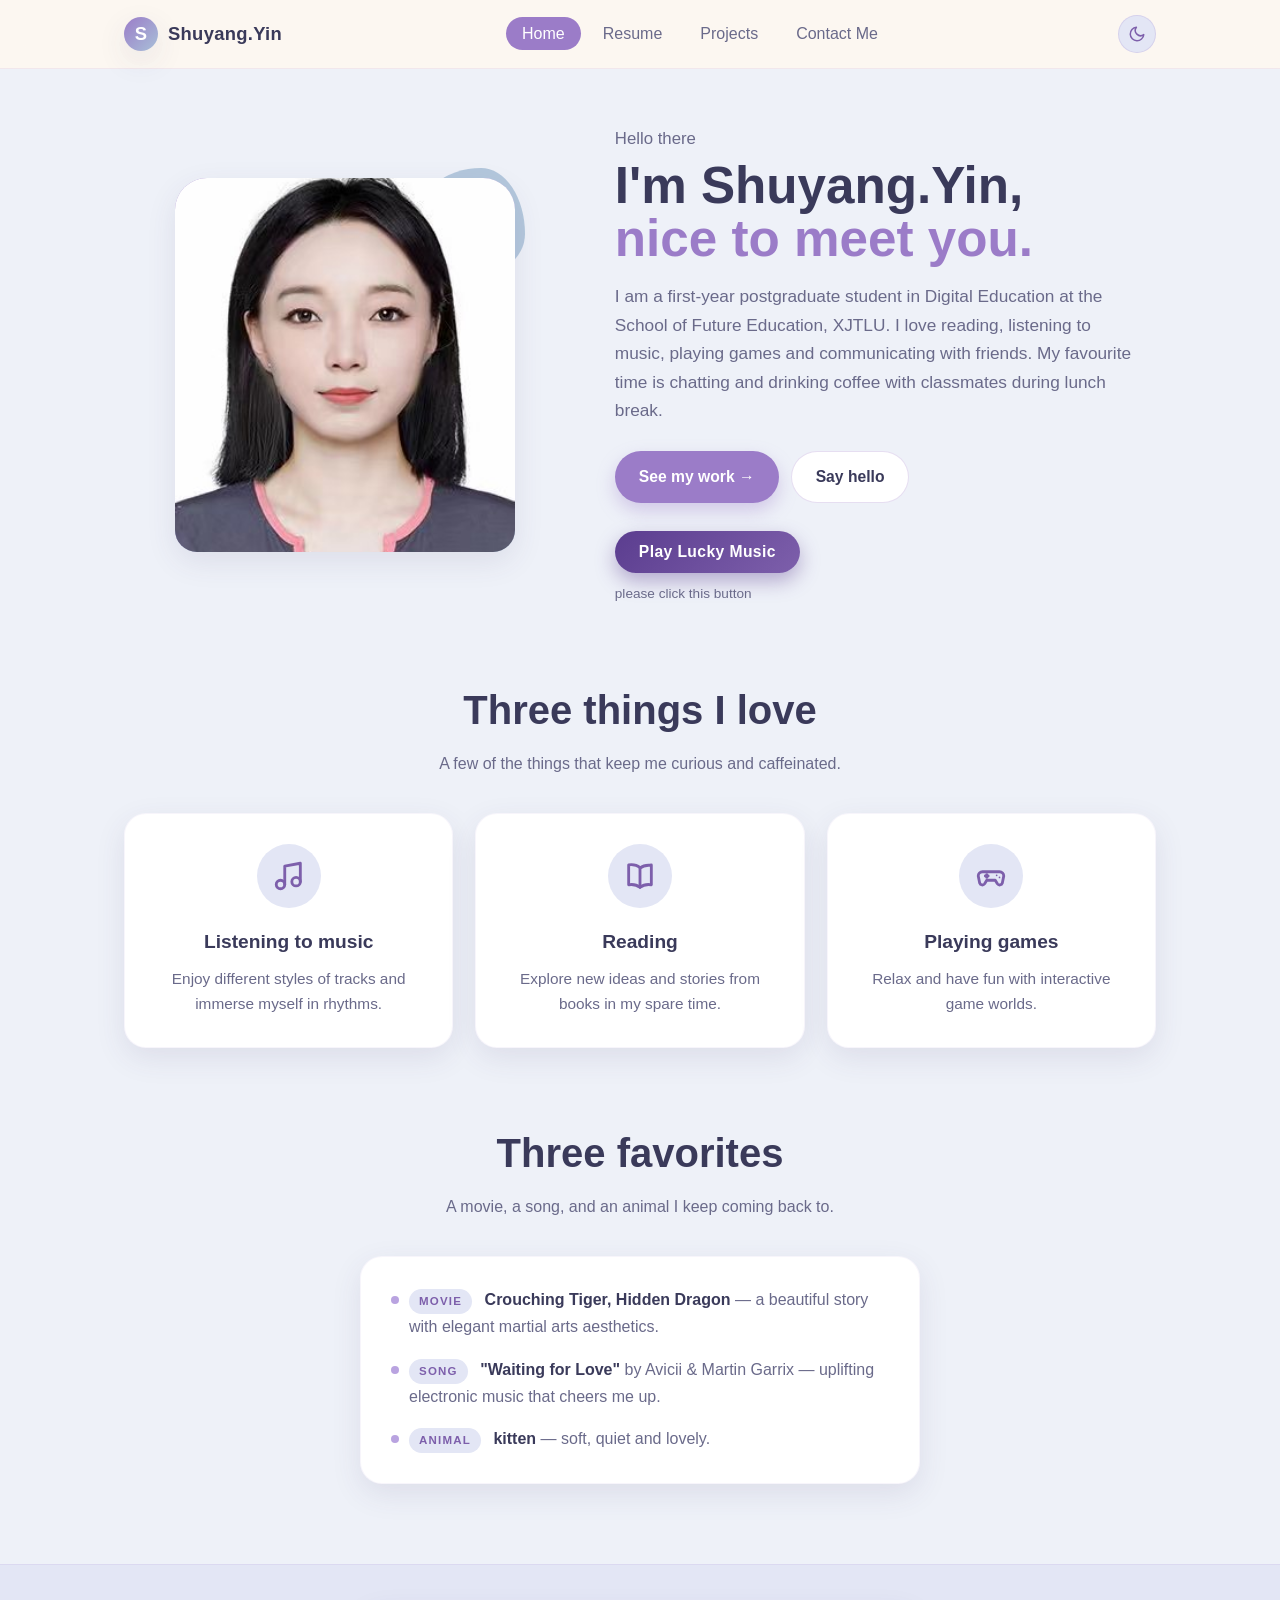
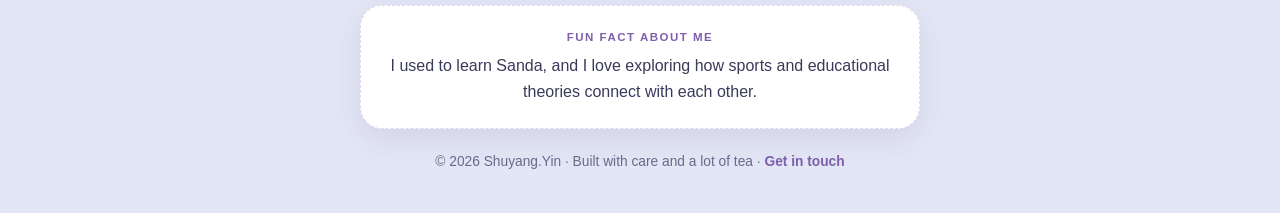
<file: index.html>
<!DOCTYPE html>
<html lang="en">
<head>
  <meta charset="UTF-8" />
  <meta name="viewport" content="width=device-width, initial-scale=1.0" />
  <title>Shuyang.Yin — Hello there!</title>
  <meta name="description" content="The personal website of Shuyang.Yin — a friendly designer-developer who loves building warm, human software." />
  <link rel="stylesheet" href="css/styles.css" />
  <script>
    (function () {
      try {
        var t = localStorage.getItem("theme");
        if (!t) t = window.matchMedia("(prefers-color-scheme: dark)").matches ? "dark" : "light";
        if (t === "dark") document.documentElement.setAttribute("data-theme", "dark");
      } catch (e) {}
    })();
  </script>
</head>
<body>
  <header class="site-header">
    <nav class="nav container" aria-label="Primary">
      <a class="brand" href="index.html">
        <span class="brand-mark">S</span>
        <span>Shuyang.Yin</span>
      </a>
      <button class="nav-toggle" aria-label="Toggle menu" aria-expanded="false">
        <span></span><span></span><span></span>
      </button>
      <ul class="nav-links">
        <li><a href="index.html">Home</a></li>
        <li><a href="resume.html">Resume</a></li>
        <li><a href="projects.html">Projects</a></li>
        <li><a href="contact.html">Contact Me</a></li>
      </ul>
      <button class="theme-toggle" type="button" aria-label="Switch to dark mode" title="Switch to dark mode">
        <svg class="icon-moon" width="18" height="18" viewBox="0 0 24 24" fill="none" stroke="currentColor" stroke-width="2" stroke-linecap="round" stroke-linejoin="round" aria-hidden="true"><path d="M21 12.8A9 9 0 1 1 11.2 3 7 7 0 0 0 21 12.8z"/></svg>
        <svg class="icon-sun" width="18" height="18" viewBox="0 0 24 24" fill="none" stroke="currentColor" stroke-width="2" stroke-linecap="round" stroke-linejoin="round" aria-hidden="true"><circle cx="12" cy="12" r="4"/><path d="M12 2v2M12 20v2M4.9 4.9l1.4 1.4M17.7 17.7l1.4 1.4M2 12h2M20 12h2M4.9 19.1l1.4-1.4M17.7 6.3l1.4-1.4"/></svg>
      </button>
    </nav>
  </header>

  <main class="main">
    <div class="container page">
      <section class="hero">
        <div class="hero-photo">
          <span class="blob" aria-hidden="true"></span>
          <div class="frame">
            <img src="assets/my image 18.25.41 18.25.41.jpg" alt="Illustrated portrait of Shuyang.Yin smiling" />
          </div>
        </div>
        <div class="hero-text">
          <p class="greet">Hello there</p>
          <h1>I'm Shuyang.Yin,<br /><span class="accent">nice to meet you.</span></h1>
          <p class="hero-bio">
            I am a first-year postgraduate student in Digital Education at the School of Future Education, XJTLU. I love reading, listening to music, playing games and communicating with friends. My favourite time is chatting and drinking coffee with classmates during lunch break.
          </p>
          <div class="hero-cta">
            <a class="btn btn-primary" href="projects.html">See my work →</a>
            <a class="btn btn-ghost" href="contact.html">Say hello</a>
          </div>
          <div class="lucky">
            <button class="btn lucky-btn" id="lucky-btn" type="button" aria-pressed="false">Play Lucky Music</button>
            <p class="lucky-hint">please click this button</p>
          </div>
        </div>
      </section>

      <audio id="lucky-audio" src="assets/好运来.mp3" loop preload="auto"></audio>

      <section class="section" aria-labelledby="likes-title">
        <div class="section-head">
          <h2 id="likes-title">Three things I love</h2>
          <p>A few of the things that keep me curious and caffeinated.</p>
        </div>
        <div class="cards">
          <article class="card">
            <div class="icon" aria-hidden="true"><svg width="34" height="34" viewBox="0 0 24 24" fill="none" stroke="#7d5fab" stroke-width="2" stroke-linecap="round" stroke-linejoin="round"><path d="M9 18V5l11-2v13"/><circle cx="6" cy="18" r="3"/><circle cx="17" cy="16" r="3"/></svg></div>
            <h3>Listening to music</h3>
            <p>Enjoy different styles of tracks and immerse myself in rhythms.</p>
          </article>
          <article class="card">
            <div class="icon" aria-hidden="true"><svg width="34" height="34" viewBox="0 0 24 24" fill="none" stroke="#7d5fab" stroke-width="2" stroke-linecap="round" stroke-linejoin="round"><path d="M12 6c-1.5-1.2-3.5-2-6-2-1 0-2 .2-2 .2v14s1-.2 2-.2c2.5 0 4.5.8 6 2 1.5-1.2 3.5-2 6-2 1 0 2 .2 2 .2v-14s-1 .2-2 .2c-2.5 0-4.5.8-6 2z"/><path d="M12 6v14"/></svg></div>
            <h3>Reading</h3>
            <p>Explore new ideas and stories from books in my spare time.</p>
          </article>
          <article class="card">
            <div class="icon" aria-hidden="true"><svg width="34" height="34" viewBox="0 0 24 24" fill="none" stroke="#7d5fab" stroke-width="2" stroke-linecap="round" stroke-linejoin="round"><path d="M6 9h12a3 3 0 0 1 3 3l-1 5a2 2 0 0 1-3.5.5L15 15H9l-1.5 2.5A2 2 0 0 1 4 17l-1-5a3 3 0 0 1 3-3z"/><path d="M8 12h2M9 11v2"/><circle cx="16" cy="11.5" r="0.6" fill="#7d5fab" stroke="none"/><circle cx="18" cy="13" r="0.6" fill="#7d5fab" stroke="none"/></svg></div>
            <h3>Playing games</h3>
            <p>Relax and have fun with interactive game worlds.</p>
          </article>
        </div>
      </section>

      <section class="section" aria-labelledby="faves-title">
        <div class="section-head">
          <h2 id="faves-title">Three favorites</h2>
          <p>A movie, a song, and an animal I keep coming back to.</p>
        </div>
        <div class="panel" style="max-width:560px; margin:0 auto;">
          <ul class="list faves">
            <li>
              <div>
                <span class="fave-cat">Movie</span>
                <strong>Crouching Tiger, Hidden Dragon</strong> — a beautiful story with elegant martial arts aesthetics.
              </div>
            </li>
            <li>
              <div>
                <span class="fave-cat">Song</span>
                <strong>"Waiting for Love"</strong> by Avicii &amp; Martin Garrix — uplifting electronic music that cheers me up.
              </div>
            </li>
            <li>
              <div>
                <span class="fave-cat">Animal</span>
                <strong>kitten</strong> — soft, quiet and lovely.
              </div>
            </li>
          </ul>
        </div>
      </section>
    </div>
  </main>

  <footer class="site-footer">
    <div class="container">
      <div class="fun-fact">
        <span class="label">Fun fact about me</span>
        <p>I used to learn Sanda, and I love exploring how sports and educational theories connect with each other.</p>
      </div>
      <p class="footer-bottom">© <span id="year"></span> Shuyang.Yin · Built with care and a lot of tea · <a href="contact.html">Get in touch</a></p>
    </div>
  </footer>

  <script src="js/script.js"></script>
  <script>document.getElementById("year").textContent = new Date().getFullYear();</script>
  <script>
    (function () {
      var btn = document.getElementById("lucky-btn");
      var audio = document.getElementById("lucky-audio");
      btn.addEventListener("click", function () {
        if (audio.paused) {
          audio.play().then(function () {
            btn.setAttribute("aria-pressed", "true");
            btn.classList.add("is-playing");
            btn.textContent = "Pause Lucky Music";
          }).catch(function () {
            btn.classList.add("is-error");
          });
        } else {
          audio.pause();
          btn.setAttribute("aria-pressed", "false");
          btn.classList.remove("is-playing");
          btn.textContent = "Play Lucky Music";
        }
      });
    })();
  </script>
</body>
</html>
</file>
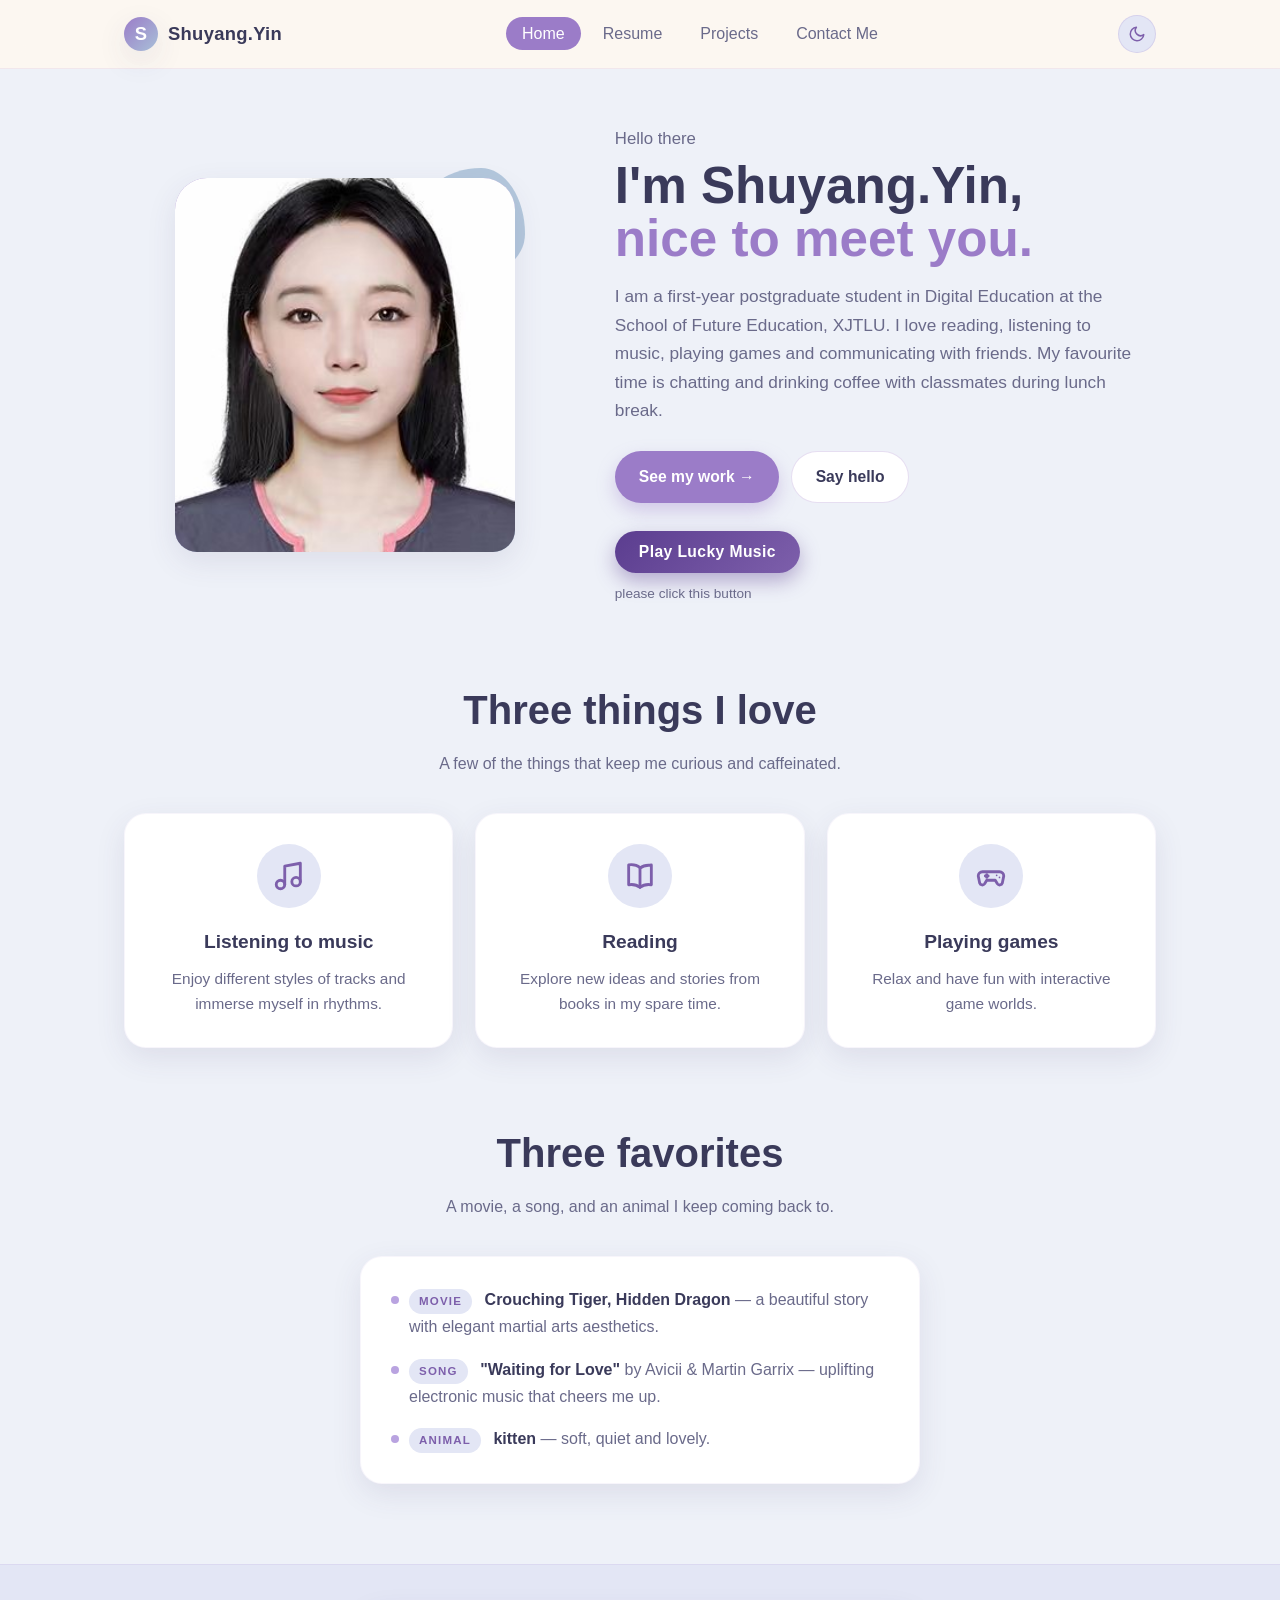
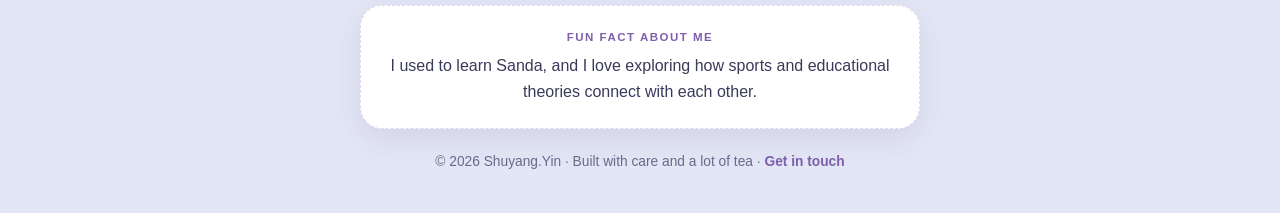
<file: dist/index.html>
<!DOCTYPE html>
<html lang="en">
<head>
  <meta charset="UTF-8" />
  <meta name="viewport" content="width=device-width, initial-scale=1.0" />
  <title>Shuyang.Yin — Hello there!</title>
  <meta name="description" content="The personal website of Shuyang.Yin — a friendly designer-developer who loves building warm, human software." />
  <script>
    (function () {
      try {
        var t = localStorage.getItem("theme");
        if (!t) t = window.matchMedia("(prefers-color-scheme: dark)").matches ? "dark" : "light";
        if (t === "dark") document.documentElement.setAttribute("data-theme", "dark");
      } catch (e) {}
    })();
  </script>
  <script type="module" crossorigin src="./assets/connectionTest-CYRMilkm.js"></script>
  <link rel="stylesheet" crossorigin href="./assets/connectionTest-6RQLTFGj.css">
</head>
<body>
  <header class="site-header">
    <nav class="nav container" aria-label="Primary">
      <a class="brand" href="index.html">
        <span class="brand-mark">S</span>
        <span>Shuyang.Yin</span>
      </a>
      <button class="nav-toggle" aria-label="Toggle menu" aria-expanded="false">
        <span></span><span></span><span></span>
      </button>
      <ul class="nav-links">
        <li><a href="index.html">Home</a></li>
        <li><a href="resume.html">Resume</a></li>
        <li><a href="projects.html">Projects</a></li>
        <li><a href="contact.html">Contact Me</a></li>
      </ul>
      <button class="theme-toggle" type="button" aria-label="Switch to dark mode" title="Switch to dark mode">
        <svg class="icon-moon" width="18" height="18" viewBox="0 0 24 24" fill="none" stroke="currentColor" stroke-width="2" stroke-linecap="round" stroke-linejoin="round" aria-hidden="true"><path d="M21 12.8A9 9 0 1 1 11.2 3 7 7 0 0 0 21 12.8z"/></svg>
        <svg class="icon-sun" width="18" height="18" viewBox="0 0 24 24" fill="none" stroke="currentColor" stroke-width="2" stroke-linecap="round" stroke-linejoin="round" aria-hidden="true"><circle cx="12" cy="12" r="4"/><path d="M12 2v2M12 20v2M4.9 4.9l1.4 1.4M17.7 17.7l1.4 1.4M2 12h2M20 12h2M4.9 19.1l1.4-1.4M17.7 6.3l1.4-1.4"/></svg>
      </button>
    </nav>
  </header>

  <main class="main">
    <div class="container page">
      <section class="hero">
        <div class="hero-photo">
          <span class="blob" aria-hidden="true"></span>
          <div class="frame">
            <img src="./assets/my%20image-BEghVR4E.jpg" alt="Illustrated portrait of Shuyang.Yin smiling" />
          </div>
        </div>
        <div class="hero-text">
          <p class="greet">Hello there</p>
          <h1>I'm Shuyang.Yin,<br /><span class="accent">nice to meet you.</span></h1>
          <p class="hero-bio">
            I am a first-year postgraduate student in Digital Education at the School of Future Education, XJTLU. I love reading, listening to music, playing games and communicating with friends. My favourite time is chatting and drinking coffee with classmates during lunch break.
          </p>
          <div class="hero-cta">
            <a class="btn btn-primary" href="projects.html">See my work →</a>
            <a class="btn btn-ghost" href="contact.html">Say hello</a>
          </div>
          <div class="lucky">
            <button class="btn lucky-btn" id="lucky-btn" type="button" aria-pressed="false">Play Lucky Music</button>
            <p class="lucky-hint">please click this button</p>
          </div>
        </div>
      </section>

      <audio id="lucky-audio" src="./assets/%E5%A5%BD%E8%BF%90%E6%9D%A5-TNcECzUM.mp3" loop preload="auto"></audio>

      <section class="section" aria-labelledby="likes-title">
        <div class="section-head">
          <h2 id="likes-title">Three things I love</h2>
          <p>A few of the things that keep me curious and caffeinated.</p>
        </div>
        <div class="cards">
          <article class="card">
            <div class="icon" aria-hidden="true"><svg width="34" height="34" viewBox="0 0 24 24" fill="none" stroke="#7d5fab" stroke-width="2" stroke-linecap="round" stroke-linejoin="round"><path d="M9 18V5l11-2v13"/><circle cx="6" cy="18" r="3"/><circle cx="17" cy="16" r="3"/></svg></div>
            <h3>Listening to music</h3>
            <p>Enjoy different styles of tracks and immerse myself in rhythms.</p>
          </article>
          <article class="card">
            <div class="icon" aria-hidden="true"><svg width="34" height="34" viewBox="0 0 24 24" fill="none" stroke="#7d5fab" stroke-width="2" stroke-linecap="round" stroke-linejoin="round"><path d="M12 6c-1.5-1.2-3.5-2-6-2-1 0-2 .2-2 .2v14s1-.2 2-.2c2.5 0 4.5.8 6 2 1.5-1.2 3.5-2 6-2 1 0 2 .2 2 .2v-14s-1 .2-2 .2c-2.5 0-4.5.8-6 2z"/><path d="M12 6v14"/></svg></div>
            <h3>Reading</h3>
            <p>Explore new ideas and stories from books in my spare time.</p>
          </article>
          <article class="card">
            <div class="icon" aria-hidden="true"><svg width="34" height="34" viewBox="0 0 24 24" fill="none" stroke="#7d5fab" stroke-width="2" stroke-linecap="round" stroke-linejoin="round"><path d="M6 9h12a3 3 0 0 1 3 3l-1 5a2 2 0 0 1-3.5.5L15 15H9l-1.5 2.5A2 2 0 0 1 4 17l-1-5a3 3 0 0 1 3-3z"/><path d="M8 12h2M9 11v2"/><circle cx="16" cy="11.5" r="0.6" fill="#7d5fab" stroke="none"/><circle cx="18" cy="13" r="0.6" fill="#7d5fab" stroke="none"/></svg></div>
            <h3>Playing games</h3>
            <p>Relax and have fun with interactive game worlds.</p>
          </article>
        </div>
      </section>

      <section class="section" aria-labelledby="faves-title">
        <div class="section-head">
          <h2 id="faves-title">Three favorites</h2>
          <p>A movie, a song, and an animal I keep coming back to.</p>
        </div>
        <div class="panel" style="max-width:560px; margin:0 auto;">
          <ul class="list faves">
            <li>
              <div>
                <span class="fave-cat">Movie</span>
                <strong>Crouching Tiger, Hidden Dragon</strong> — a beautiful story with elegant martial arts aesthetics.
              </div>
            </li>
            <li>
              <div>
                <span class="fave-cat">Song</span>
                <strong>"Waiting for Love"</strong> by Avicii &amp; Martin Garrix — uplifting electronic music that cheers me up.
              </div>
            </li>
            <li>
              <div>
                <span class="fave-cat">Animal</span>
                <strong>kitten</strong> — soft, quiet and lovely.
              </div>
            </li>
          </ul>
        </div>
      </section>
    </div>
  </main>

  <footer class="site-footer">
    <div class="container">
      <div class="fun-fact">
        <span class="label">Fun fact about me</span>
        <p>I used to learn Sanda, and I love exploring how sports and educational theories connect with each other.</p>
      </div>
      <p class="footer-bottom">© <span id="year"></span> Shuyang.Yin · Built with care and a lot of tea · <a href="contact.html">Get in touch</a></p>
    </div>
  </footer>

  <script>document.getElementById("year").textContent = new Date().getFullYear();</script>
  <script>
    (function () {
      var btn = document.getElementById("lucky-btn");
      var audio = document.getElementById("lucky-audio");
      btn.addEventListener("click", function () {
        if (audio.paused) {
          audio.play().then(function () {
            btn.setAttribute("aria-pressed", "true");
            btn.classList.add("is-playing");
            btn.textContent = "Pause Lucky Music";
          }).catch(function () {
            btn.classList.add("is-error");
          });
        } else {
          audio.pause();
          btn.setAttribute("aria-pressed", "false");
          btn.classList.remove("is-playing");
          btn.textContent = "Play Lucky Music";
        }
      });
    })();
  </script>
</body>
</html>
</file>
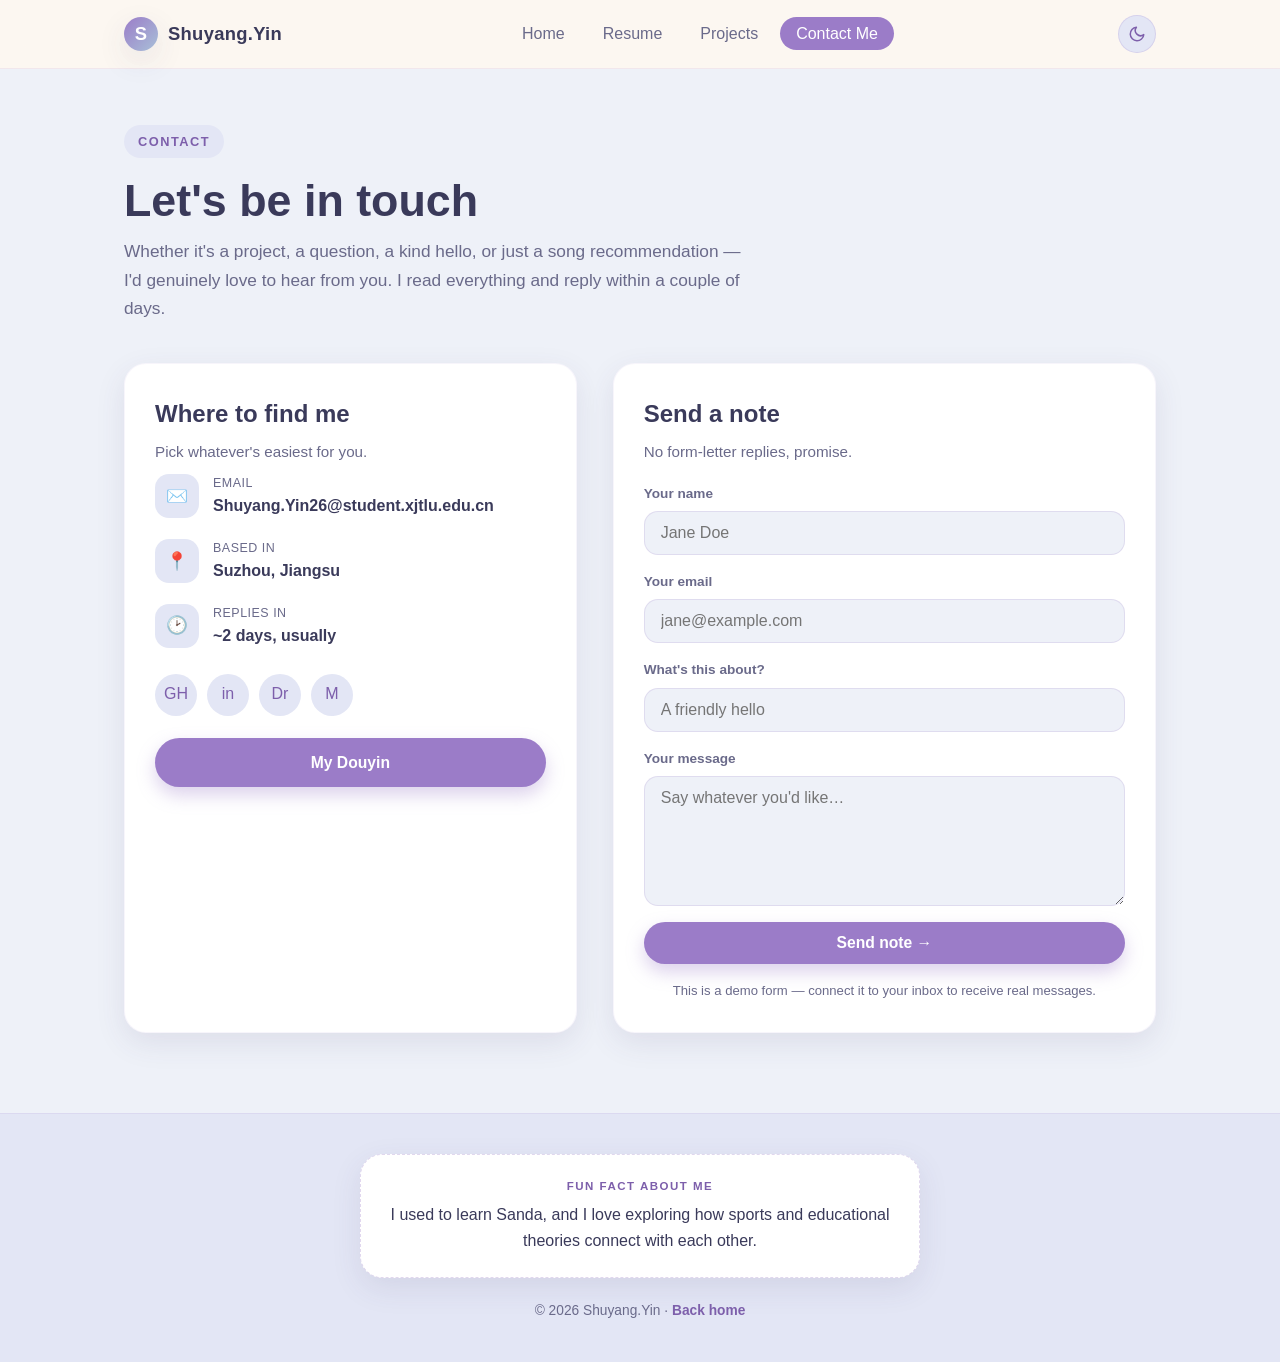
<file: contact.html>
<!DOCTYPE html>
<html lang="en">
<head>
  <meta charset="UTF-8" />
  <meta name="viewport" content="width=device-width, initial-scale=1.0" />
  <title>Contact Me — Shuyang.Yin</title>
  <meta name="description" content="Say hello to Shuyang.Yin — email, social, or a friendly note via the form." />
  <link rel="stylesheet" href="css/styles.css" />
  <script>
    (function () {
      try {
        var t = localStorage.getItem("theme");
        if (!t) t = window.matchMedia("(prefers-color-scheme: dark)").matches ? "dark" : "light";
        if (t === "dark") document.documentElement.setAttribute("data-theme", "dark");
      } catch (e) {}
    })();
  </script>
</head>
<body>
  <header class="site-header">
    <nav class="nav container" aria-label="Primary">
      <a class="brand" href="index.html">
        <span class="brand-mark">S</span>
        <span>Shuyang.Yin</span>
      </a>
      <button class="nav-toggle" aria-label="Toggle menu" aria-expanded="false">
        <span></span><span></span><span></span>
      </button>
      <ul class="nav-links">
        <li><a href="index.html">Home</a></li>
        <li><a href="resume.html">Resume</a></li>
        <li><a href="projects.html">Projects</a></li>
        <li><a href="contact.html">Contact Me</a></li>
      </ul>
      <button class="theme-toggle" type="button" aria-label="Switch to dark mode" title="Switch to dark mode">
        <svg class="icon-moon" width="18" height="18" viewBox="0 0 24 24" fill="none" stroke="currentColor" stroke-width="2" stroke-linecap="round" stroke-linejoin="round" aria-hidden="true"><path d="M21 12.8A9 9 0 1 1 11.2 3 7 7 0 0 0 21 12.8z"/></svg>
        <svg class="icon-sun" width="18" height="18" viewBox="0 0 24 24" fill="none" stroke="currentColor" stroke-width="2" stroke-linecap="round" stroke-linejoin="round" aria-hidden="true"><circle cx="12" cy="12" r="4"/><path d="M12 2v2M12 20v2M4.9 4.9l1.4 1.4M17.7 17.7l1.4 1.4M2 12h2M20 12h2M4.9 19.1l1.4-1.4M17.7 6.3l1.4-1.4"/></svg>
      </button>
    </nav>
  </header>

  <main class="main">
    <div class="container page">
      <span class="eyebrow">Contact</span>
      <h1 class="page-title">Let's be in touch</h1>
      <p class="page-lead">
        Whether it's a project, a question, a kind hello, or just a song
        recommendation — I'd genuinely love to hear from you. I read everything
        and reply within a couple of days.
      </p>

      <div class="contact-grid">
        <aside class="info-card">
          <h2 style="margin-bottom:6px;">Where to find me</h2>
          <p style="color:var(--text-soft); font-size:0.95rem;">Pick whatever's easiest for you.</p>
          <ul class="info-list">
            <li>
              <span class="ic" aria-hidden="true">✉️</span>
              <div class="meta"><div class="k">Email</div><div class="v">Shuyang.Yin26@student.xjtlu.edu.cn</div></div>
            </li>
            <li>
              <span class="ic" aria-hidden="true">📍</span>
              <div class="meta"><div class="k">Based in</div><div class="v">Suzhou, Jiangsu</div></div>
            </li>
            <li>
              <span class="ic" aria-hidden="true">🕑</span>
              <div class="meta"><div class="k">Replies in</div><div class="v">~2 days, usually</div></div>
            </li>
          </ul>
          <div class="socials" aria-label="Social links">
            <a class="social" href="#" aria-label="GitHub" title="GitHub">GH</a>
            <a class="social" href="#" aria-label="LinkedIn" title="LinkedIn">in</a>
            <a class="social" href="#" aria-label="Dribbble" title="Dribbble">Dr</a>
            <a class="social" href="#" aria-label="Mastodon" title="Mastodon">M</a>
          </div>
          <a class="btn btn-primary" href="https://v.douyin.com/MkNRaYAHn9A/" target="_blank" rel="noopener noreferrer" style="width:100%; justify-content:center; margin-top:22px;">My Douyin</a>
        </aside>

        <section class="info-card" aria-labelledby="form-title">
          <h2 id="form-title" style="margin-bottom:6px;">Send a note</h2>
          <p style="color:var(--text-soft); font-size:0.95rem; margin-bottom:18px;">No form-letter replies, promise.</p>

          <div id="form-success" class="form-success">
            🎉 Thanks! Your note landed safely — I'll get back to you soon.
          </div>

          <form id="contact-form" class="form" novalidate>
            <div class="field">
              <label for="name">Your name</label>
              <input id="name" name="name" type="text" placeholder="Jane Doe" required />
            </div>
            <div class="field">
              <label for="email">Your email</label>
              <input id="email" name="email" type="email" placeholder="jane@example.com" required />
            </div>
            <div class="field">
              <label for="subject">What's this about?</label>
              <input id="subject" name="subject" type="text" placeholder="A friendly hello" />
            </div>
            <div class="field">
              <label for="message">Your message</label>
              <textarea id="message" name="message" placeholder="Say whatever you'd like…" required></textarea>
            </div>
            <button class="btn btn-primary" type="submit" style="justify-content:center;">Send note →</button>
            <p class="form-note">This is a demo form — connect it to your inbox to receive real messages.</p>
          </form>
        </section>
      </div>
    </div>
  </main>

  <footer class="site-footer">
    <div class="container">
      <div class="fun-fact">
        <span class="label">Fun fact about me</span>
        <p>I used to learn Sanda, and I love exploring how sports and educational theories connect with each other.</p>
      </div>
      <p class="footer-bottom">© <span id="year"></span> Shuyang.Yin · <a href="index.html">Back home</a></p>
    </div>
  </footer>

  <script src="js/script.js"></script>
  <script>document.getElementById("year").textContent = new Date().getFullYear();</script>
</body>
</html>
</file>
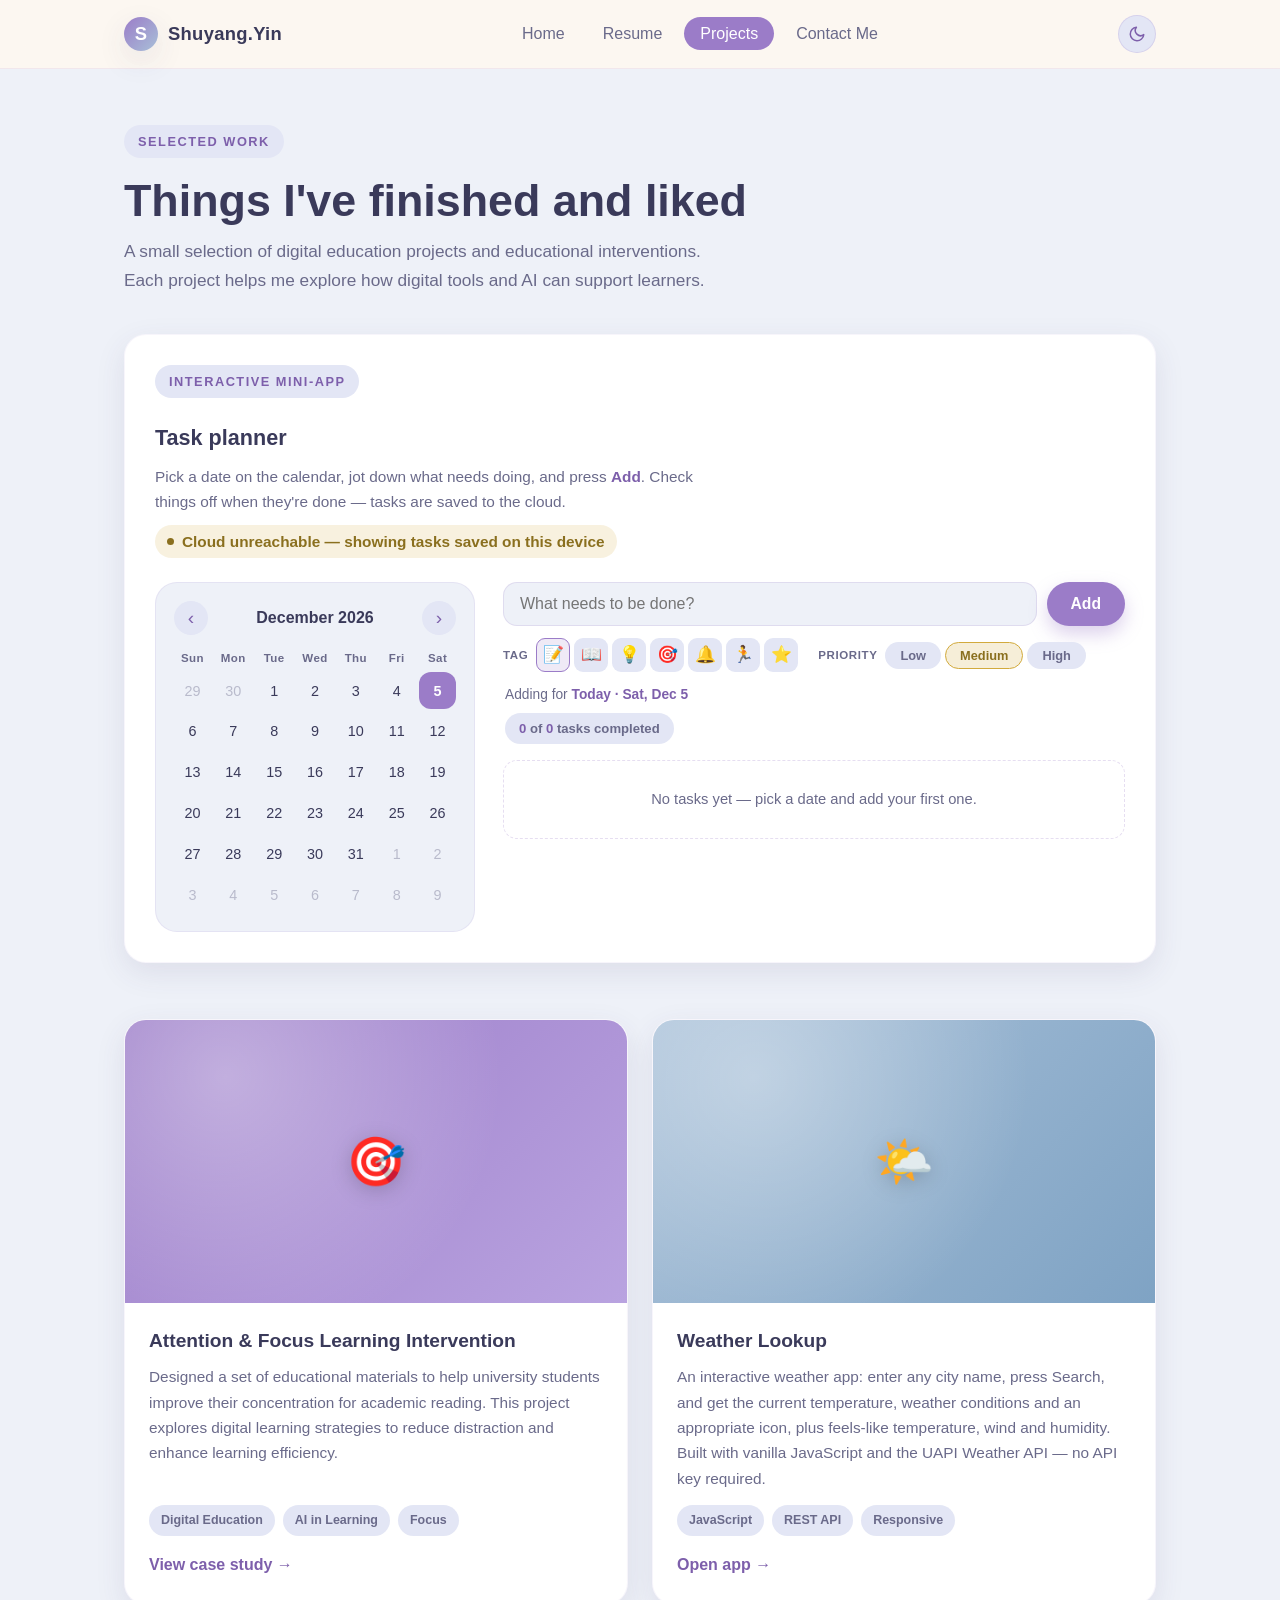
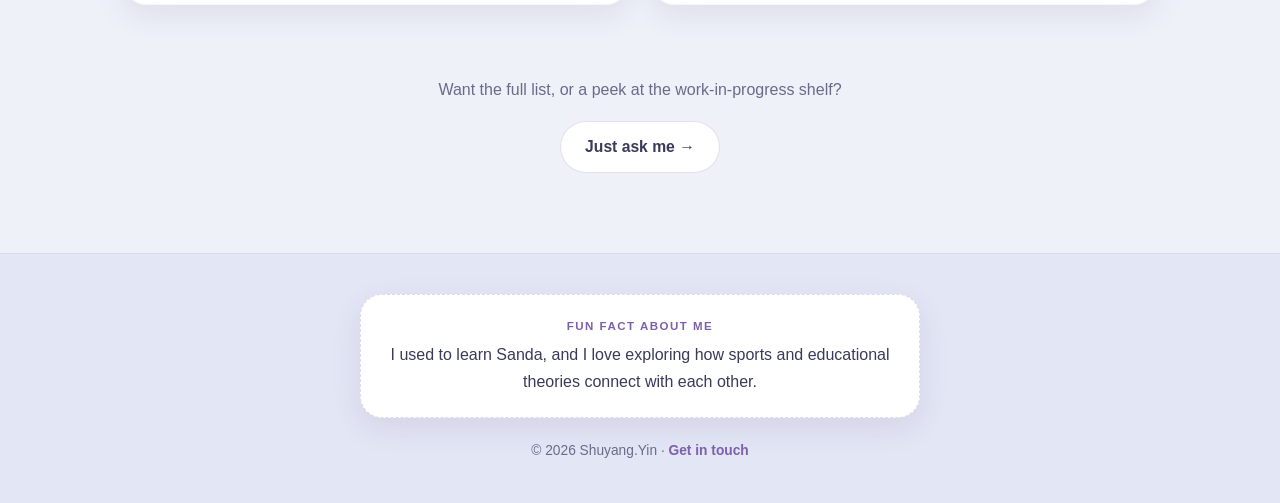
<file: projects.html>
<!DOCTYPE html>
<html lang="en">
<head>
  <meta charset="UTF-8" />
  <meta name="viewport" content="width=device-width, initial-scale=1.0" />
  <title>Projects — Shuyang.Yin</title>
  <meta name="description" content="A few things Shuyang.Yin has built — shipped products, side projects, and experiments." />
  <link rel="stylesheet" href="css/styles.css?v=7" />
  <script>
    (function () {
      try {
        var t = localStorage.getItem("theme");
        if (!t) t = window.matchMedia("(prefers-color-scheme: dark)").matches ? "dark" : "light";
        if (t === "dark") document.documentElement.setAttribute("data-theme", "dark");
      } catch (e) {}
    })();
  </script>
</head>
<body>
  <header class="site-header">
    <nav class="nav container" aria-label="Primary">
      <a class="brand" href="index.html">
        <span class="brand-mark">S</span>
        <span>Shuyang.Yin</span>
      </a>
      <button class="nav-toggle" aria-label="Toggle menu" aria-expanded="false">
        <span></span><span></span><span></span>
      </button>
      <ul class="nav-links">
        <li><a href="index.html">Home</a></li>
        <li><a href="resume.html">Resume</a></li>
        <li><a href="projects.html">Projects</a></li>
        <li><a href="contact.html">Contact Me</a></li>
      </ul>
      <button class="theme-toggle" type="button" aria-label="Switch to dark mode" title="Switch to dark mode">
        <svg class="icon-moon" width="18" height="18" viewBox="0 0 24 24" fill="none" stroke="currentColor" stroke-width="2" stroke-linecap="round" stroke-linejoin="round" aria-hidden="true"><path d="M21 12.8A9 9 0 1 1 11.2 3 7 7 0 0 0 21 12.8z"/></svg>
        <svg class="icon-sun" width="18" height="18" viewBox="0 0 24 24" fill="none" stroke="currentColor" stroke-width="2" stroke-linecap="round" stroke-linejoin="round" aria-hidden="true"><circle cx="12" cy="12" r="4"/><path d="M12 2v2M12 20v2M4.9 4.9l1.4 1.4M17.7 17.7l1.4 1.4M2 12h2M20 12h2M4.9 19.1l1.4-1.4M17.7 6.3l1.4-1.4"/></svg>
      </button>
    </nav>
  </header>

  <main class="main">
    <div class="container page">
      <span class="eyebrow">Selected work</span>
      <h1 class="page-title">Things I've finished and liked</h1>
      <p class="page-lead">
        A small selection of digital education projects and educational interventions. Each project helps me explore how digital tools and AI can support learners.
      </p>

      <section class="panel todo-app" id="todo-app" aria-labelledby="todo-title">
        <div class="todo-head">
          <span class="eyebrow">Interactive mini-app</span>
          <h2 id="todo-title">Task planner</h2>
          <p>Pick a date on the calendar, jot down what needs doing, and press <strong>Add</strong>. Check things off when they're done — tasks are saved to the cloud.</p>
          <p class="todo-sync" id="todo-sync" role="status" data-state="loading">Connecting…</p>
        </div>
        <div class="todo-layout">
          <div class="todo-calendar">
            <div class="cal-header">
              <button type="button" class="cal-nav" id="cal-prev" aria-label="Previous month">&#8249;</button>
              <span class="cal-title" id="cal-title"></span>
              <button type="button" class="cal-nav" id="cal-next" aria-label="Next month">&#8250;</button>
            </div>
            <div class="cal-weekdays" aria-hidden="true"></div>
            <div class="cal-grid" id="cal-grid" role="grid" aria-label="Choose a date"></div>
          </div>
          <div class="todo-side">
            <form class="todo-form" id="todo-form">
              <input type="text" id="todo-input" placeholder="What needs to be done?" maxlength="140" autocomplete="off" aria-label="Task description" />
              <button type="submit" class="btn btn-primary">Add</button>
            </form>
            <div class="todo-pickers" id="todo-pickers">
              <div class="picker-group" role="group" aria-label="Choose an emoji for the task">
                <span class="picker-label">Tag</span>
                <div class="emoji-row" id="emoji-row">
                  <button type="button" class="emoji-btn is-active" data-emoji="📝" aria-label="Note">📝</button>
                  <button type="button" class="emoji-btn" data-emoji="📖" aria-label="Reading">📖</button>
                  <button type="button" class="emoji-btn" data-emoji="💡" aria-label="Idea">💡</button>
                  <button type="button" class="emoji-btn" data-emoji="🎯" aria-label="Goal">🎯</button>
                  <button type="button" class="emoji-btn" data-emoji="🔔" aria-label="Reminder">🔔</button>
                  <button type="button" class="emoji-btn" data-emoji="🏃" aria-label="Urgent">🏃</button>
                  <button type="button" class="emoji-btn" data-emoji="⭐" aria-label="Important">⭐</button>
                </div>
              </div>
              <div class="picker-group" role="group" aria-label="Choose a priority level">
                <span class="picker-label">Priority</span>
                <div class="pri-row" id="pri-row">
                  <button type="button" class="pri-btn pri-low" data-priority="low">Low</button>
                  <button type="button" class="pri-btn pri-med is-active" data-priority="medium">Medium</button>
                  <button type="button" class="pri-btn pri-high" data-priority="high">High</button>
                </div>
              </div>
            </div>
            <p class="todo-selected">Adding for <strong id="todo-selected-date"></strong></p>
            <p class="todo-progress" id="todo-progress" aria-live="polite">0 of 0 tasks completed</p>
            <ul class="todo-list" id="todo-list" aria-label="Tasks"></ul>
            <p class="todo-empty" id="todo-empty">No tasks yet &#8212; pick a date and add your first one.</p>
          </div>
        </div>
      </section>

      <div class="project-grid">
        <article class="project-card">
          <div class="project-cover cover-1"><span class="glyph" aria-hidden="true">🎯</span></div>
          <div class="project-body">
            <h3>Attention &amp; Focus Learning Intervention</h3>
            <p>Designed a set of educational materials to help university students improve their concentration for academic reading. This project explores digital learning strategies to reduce distraction and enhance learning efficiency.</p>
            <div class="project-tags">
              <span class="tag">Digital Education</span><span class="tag">AI in Learning</span><span class="tag">Focus</span>
            </div>
            <a class="project-link" href="#">View case study →</a>
          </div>
        </article>

        <article class="project-card">
          <div class="project-cover cover-2"><span class="glyph" aria-hidden="true">🌤️</span></div>
          <div class="project-body">
            <h3>Weather Lookup</h3>
            <p>An interactive weather app: enter any city name, press Search, and get the current temperature, weather conditions and an appropriate icon, plus feels-like temperature, wind and humidity. Built with vanilla JavaScript and the UAPI Weather API — no API key required.</p>
            <div class="project-tags">
              <span class="tag">JavaScript</span><span class="tag">REST API</span><span class="tag">Responsive</span>
            </div>
            <a class="project-link" href="weather.html">Open app →</a>
          </div>
        </article>
      </div>

      <div class="section" style="text-align:center;">
        <p style="color:var(--text-soft); margin-bottom:18px;">Want the full list, or a peek at the work-in-progress shelf?</p>
        <a class="btn btn-ghost" href="contact.html">Just ask me →</a>
      </div>
    </div>
  </main>

  <footer class="site-footer">
    <div class="container">
      <div class="fun-fact">
        <span class="label">Fun fact about me</span>
        <p>I used to learn Sanda, and I love exploring how sports and educational theories connect with each other.</p>
      </div>
      <p class="footer-bottom">© <span id="year"></span> Shuyang.Yin · <a href="contact.html">Get in touch</a></p>
    </div>
  </footer>

  <script src="js/script.js?v=6"></script>
  <script>document.getElementById("year").textContent = new Date().getFullYear();</script>
</body>
</html>
</file>
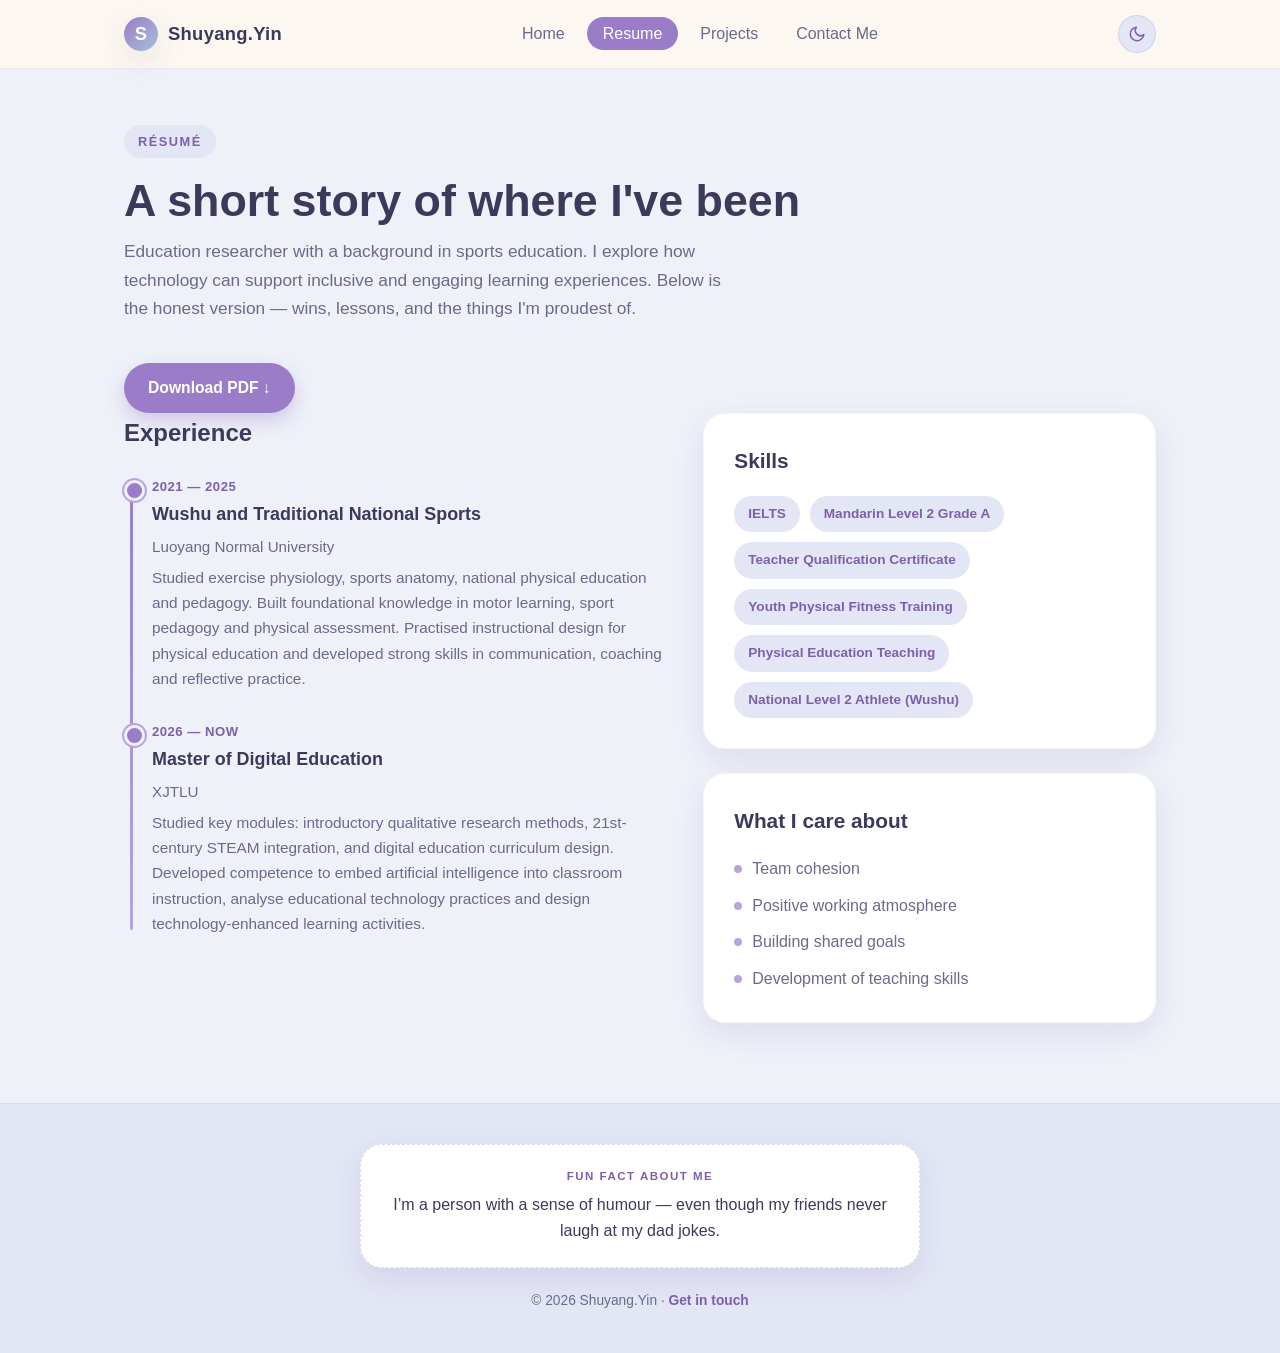
<file: resume.html>
<!DOCTYPE html>
<html lang="en">
<head>
  <meta charset="UTF-8" />
  <meta name="viewport" content="width=device-width, initial-scale=1.0" />
  <title>Résumé — Shuyang.Yin</title>
  <meta name="description" content="Shuyang.Yin's résumé — experience, education, skills, and a few stats." />
  <link rel="stylesheet" href="css/styles.css" />
  <script>
    (function () {
      try {
        var t = localStorage.getItem("theme");
        if (!t) t = window.matchMedia("(prefers-color-scheme: dark)").matches ? "dark" : "light";
        if (t === "dark") document.documentElement.setAttribute("data-theme", "dark");
      } catch (e) {}
    })();
  </script>
</head>
<body>
  <header class="site-header">
    <nav class="nav container" aria-label="Primary">
      <a class="brand" href="index.html">
        <span class="brand-mark">S</span>
        <span>Shuyang.Yin</span>
      </a>
      <button class="nav-toggle" aria-label="Toggle menu" aria-expanded="false">
        <span></span><span></span><span></span>
      </button>
      <ul class="nav-links">
        <li><a href="index.html">Home</a></li>
        <li><a href="resume.html">Resume</a></li>
        <li><a href="projects.html">Projects</a></li>
        <li><a href="contact.html">Contact Me</a></li>
      </ul>
      <button class="theme-toggle" type="button" aria-label="Switch to dark mode" title="Switch to dark mode">
        <svg class="icon-moon" width="18" height="18" viewBox="0 0 24 24" fill="none" stroke="currentColor" stroke-width="2" stroke-linecap="round" stroke-linejoin="round" aria-hidden="true"><path d="M21 12.8A9 9 0 1 1 11.2 3 7 7 0 0 0 21 12.8z"/></svg>
        <svg class="icon-sun" width="18" height="18" viewBox="0 0 24 24" fill="none" stroke="currentColor" stroke-width="2" stroke-linecap="round" stroke-linejoin="round" aria-hidden="true"><circle cx="12" cy="12" r="4"/><path d="M12 2v2M12 20v2M4.9 4.9l1.4 1.4M17.7 17.7l1.4 1.4M2 12h2M20 12h2M4.9 19.1l1.4-1.4M17.7 6.3l1.4-1.4"/></svg>
      </button>
    </nav>
  </header>

  <main class="main">
    <div class="container page">
      <span class="eyebrow">Résumé</span>
      <h1 class="page-title">A short story of where I've been</h1>
      <p class="page-lead">
        Education researcher with a background in sports education. I explore how technology can support inclusive and engaging learning experiences. Below is the honest version — wins, lessons, and the things I'm proudest of.
      </p>
      <a class="btn btn-primary" href="resume.pdf" download>Download PDF ↓</a>

      <div class="grid-2">
        <section aria-labelledby="exp-title">
          <h2 id="exp-title" style="margin-bottom:24px;">Experience</h2>
          <div class="timeline">
            <div class="tl-item">
              <div class="tl-period">2021 — 2025</div>
              <h3>Wushu and Traditional National Sports</h3>
              <div class="org">Luoyang Normal University</div>
              <p>Studied exercise physiology, sports anatomy, national physical education and pedagogy. Built foundational knowledge in motor learning, sport pedagogy and physical assessment. Practised instructional design for physical education and developed strong skills in communication, coaching and reflective practice.</p>
            </div>
            <div class="tl-item">
              <div class="tl-period">2026 — NOW</div>
              <h3>Master of Digital Education</h3>
              <div class="org">XJTLU</div>
              <p>Studied key modules: introductory qualitative research methods, 21st-century STEAM integration, and digital education curriculum design. Developed competence to embed artificial intelligence into classroom instruction, analyse educational technology practices and design technology-enhanced learning activities.</p>
            </div>
          </div>
        </section>

        <aside style="display:grid; gap:24px; align-content:start;">
          <div class="panel">
            <h2>Skills</h2>
            <div class="chips">
              <span class="chip">IELTS</span>
              <span class="chip">Mandarin Level 2 Grade A</span>
              <span class="chip">Teacher Qualification Certificate</span>
              <span class="chip">Youth Physical Fitness Training</span>
              <span class="chip">Physical Education Teaching</span>
              <span class="chip">National Level 2 Athlete (Wushu)</span>
            </div>
          </div>

          <div class="panel">
            <h2>What I care about</h2>
            <ul class="list">
              <li>Team cohesion</li>
              <li>Positive working atmosphere</li>
              <li>Building shared goals</li>
              <li>Development of teaching skills</li>
            </ul>
          </div>
        </aside>
      </div>
    </div>
  </main>

  <footer class="site-footer">
    <div class="container">
      <div class="fun-fact">
        <span class="label">Fun fact about me</span>
        <p>I’m a person with a sense of humour — even though my friends never laugh at my dad jokes.</p>
      </div>
      <p class="footer-bottom">© <span id="year"></span> Shuyang.Yin · <a href="contact.html">Get in touch</a></p>
    </div>
  </footer>

  <script src="js/script.js"></script>
  <script>document.getElementById("year").textContent = new Date().getFullYear();</script>
</body>
</html>
</file>
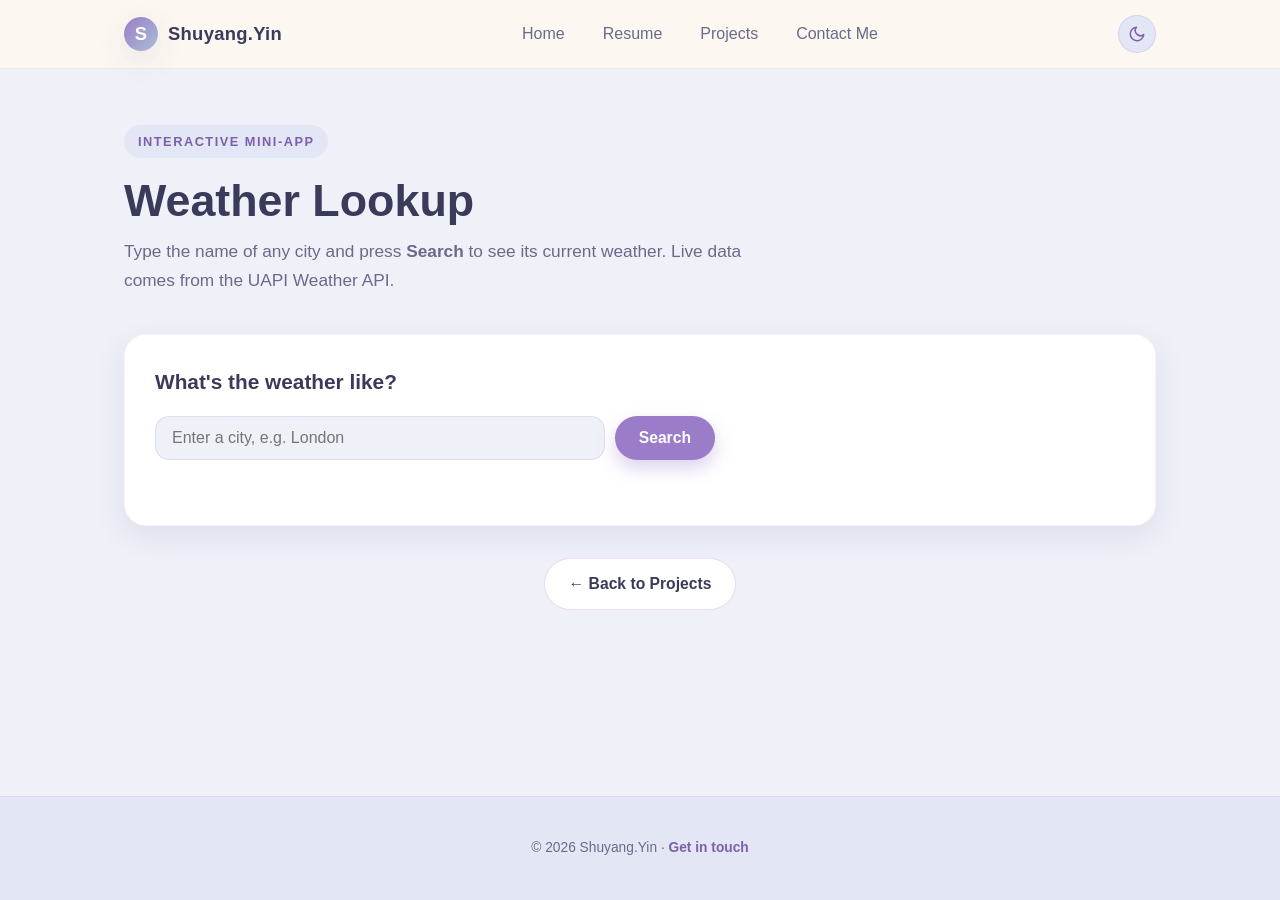
<file: weather.html>
<!DOCTYPE html>
<html lang="en">
<head>
  <meta charset="UTF-8" />
  <meta name="viewport" content="width=device-width, initial-scale=1.0" />
  <title>Weather Lookup — Shuyang.Yin</title>
  <meta name="description" content="Search a city and see its current weather conditions. Built with vanilla JavaScript and the UAPI Weather API." />
  <link rel="stylesheet" href="css/styles.css" />
  <script>
    (function () {
      try {
        var t = localStorage.getItem("theme");
        if (!t) t = window.matchMedia("(prefers-color-scheme: dark)").matches ? "dark" : "light";
        if (t === "dark") document.documentElement.setAttribute("data-theme", "dark");
      } catch (e) {}
    })();
  </script>
</head>
<body>
  <header class="site-header">
    <nav class="nav container" aria-label="Primary">
      <a class="brand" href="index.html">
        <span class="brand-mark">S</span>
        <span>Shuyang.Yin</span>
      </a>
      <button class="nav-toggle" aria-label="Toggle menu" aria-expanded="false">
        <span></span><span></span><span></span>
      </button>
      <ul class="nav-links">
        <li><a href="index.html">Home</a></li>
        <li><a href="resume.html">Resume</a></li>
        <li><a href="projects.html">Projects</a></li>
        <li><a href="contact.html">Contact Me</a></li>
      </ul>
      <button class="theme-toggle" type="button" aria-label="Switch to dark mode" title="Switch to dark mode">
        <svg class="icon-moon" width="18" height="18" viewBox="0 0 24 24" fill="none" stroke="currentColor" stroke-width="2" stroke-linecap="round" stroke-linejoin="round" aria-hidden="true"><path d="M21 12.8A9 9 0 1 1 11.2 3 7 7 0 0 0 21 12.8z"/></svg>
        <svg class="icon-sun" width="18" height="18" viewBox="0 0 24 24" fill="none" stroke="currentColor" stroke-width="2" stroke-linecap="round" stroke-linejoin="round" aria-hidden="true"><circle cx="12" cy="12" r="4"/><path d="M12 2v2M12 20v2M4.9 4.9l1.4 1.4M17.7 17.7l1.4 1.4M2 12h2M20 12h2M4.9 19.1l1.4-1.4M17.7 6.3l1.4-1.4"/></svg>
      </button>
    </nav>
  </header>

  <main class="main">
    <div class="container page">
      <span class="eyebrow">Interactive mini-app</span>
      <h1 class="page-title">Weather Lookup</h1>
      <p class="page-lead">
        Type the name of any city and press <strong>Search</strong> to see its current weather. Live data comes from the UAPI Weather API.
      </p>

      <section class="panel weather-app" aria-labelledby="weather-title">
        <div class="weather-head">
          <h2 id="weather-title">What's the weather like?</h2>
        </div>

        <form class="todo-form weather-form" id="weather-form">
          <input type="text" id="weather-input" placeholder="Enter a city, e.g. London" maxlength="80" autocomplete="off" aria-label="City name" />
          <button type="submit" class="btn btn-primary">Search</button>
        </form>

        <p class="weather-status" id="weather-status" role="status"></p>

        <div class="weather-suggestions" id="weather-suggestions" hidden>
          <p class="weather-suggestions-label">Did you mean:</p>
          <div class="weather-suggestion-list" id="weather-suggestion-list"></div>
        </div>

        <div class="weather-result" id="weather-result" hidden>
          <div class="weather-current">
            <div class="weather-current-main">
              <span class="weather-icon" id="weather-icon" aria-hidden="true">🌤</span>
              <div>
                <div class="weather-temp"><span id="weather-temp">--</span><span class="weather-unit">°C</span></div>
                <div class="weather-condition" id="weather-condition">—</div>
              </div>
            </div>
            <h3 class="weather-place" id="weather-place">—</h3>
            <p class="weather-updated" id="weather-updated" hidden></p>
            <div class="stat-row">
              <div class="stat"><div class="num" id="weather-feels">--°</div><div class="label">Feels like</div></div>
              <div class="stat"><div class="num" id="weather-humidity">--%</div><div class="label">Humidity</div></div>
              <div class="stat"><div class="num" id="weather-wind">--</div><div class="label">Wind</div></div>
            </div>
          </div>
        </div>
      </section>

      <div class="section" style="text-align:center; margin-top:32px;">
        <a class="btn btn-ghost" href="projects.html">← Back to Projects</a>
      </div>
    </div>
  </main>

  <footer class="site-footer">
    <div class="container">
      <p class="footer-bottom">© <span id="year"></span> Shuyang.Yin · <a href="contact.html">Get in touch</a></p>
    </div>
  </footer>

  <script src="js/script.js"></script>
  <script src="js/weather.js"></script>
  <script>document.getElementById("year").textContent = new Date().getFullYear();</script>
</body>
</html>
</file>
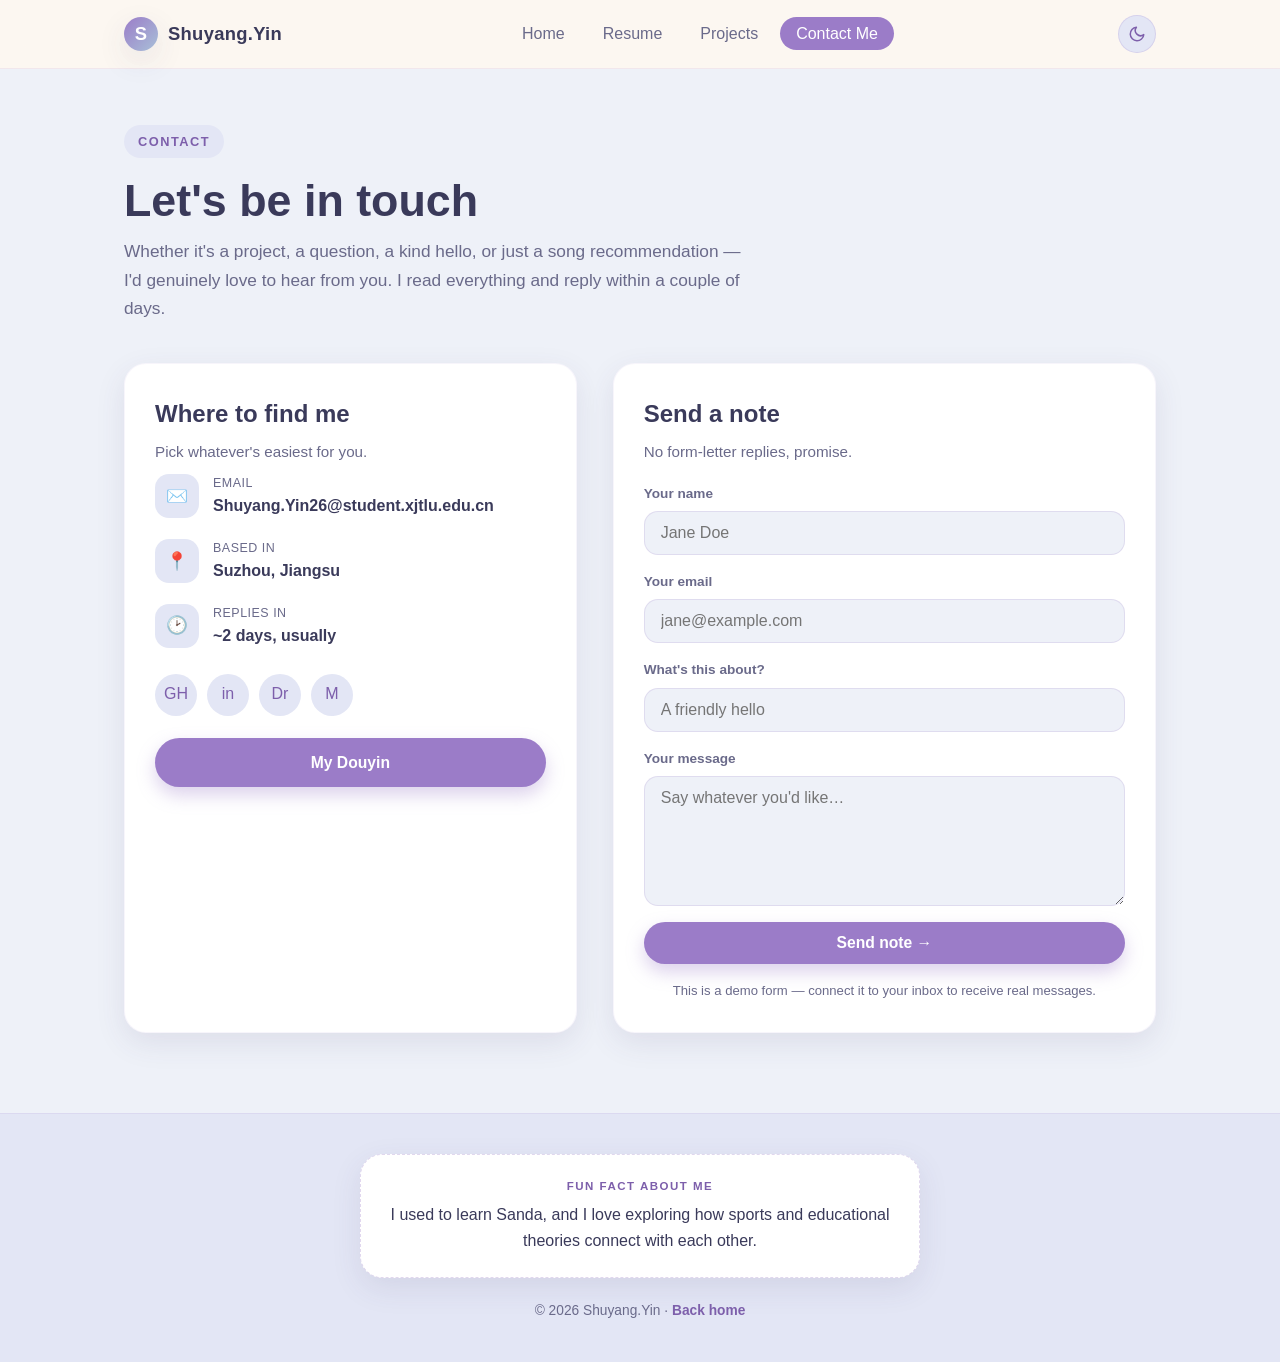
<file: dist/contact.html>
<!DOCTYPE html>
<html lang="en">
<head>
  <meta charset="UTF-8" />
  <meta name="viewport" content="width=device-width, initial-scale=1.0" />
  <title>Contact Me — Shuyang.Yin</title>
  <meta name="description" content="Say hello to Shuyang.Yin — email, social, or a friendly note via the form." />
  <script>
    (function () {
      try {
        var t = localStorage.getItem("theme");
        if (!t) t = window.matchMedia("(prefers-color-scheme: dark)").matches ? "dark" : "light";
        if (t === "dark") document.documentElement.setAttribute("data-theme", "dark");
      } catch (e) {}
    })();
  </script>
  <script type="module" crossorigin src="./assets/connectionTest-CYRMilkm.js"></script>
  <link rel="stylesheet" crossorigin href="./assets/connectionTest-6RQLTFGj.css">
</head>
<body>
  <header class="site-header">
    <nav class="nav container" aria-label="Primary">
      <a class="brand" href="index.html">
        <span class="brand-mark">S</span>
        <span>Shuyang.Yin</span>
      </a>
      <button class="nav-toggle" aria-label="Toggle menu" aria-expanded="false">
        <span></span><span></span><span></span>
      </button>
      <ul class="nav-links">
        <li><a href="index.html">Home</a></li>
        <li><a href="resume.html">Resume</a></li>
        <li><a href="projects.html">Projects</a></li>
        <li><a href="contact.html">Contact Me</a></li>
      </ul>
      <button class="theme-toggle" type="button" aria-label="Switch to dark mode" title="Switch to dark mode">
        <svg class="icon-moon" width="18" height="18" viewBox="0 0 24 24" fill="none" stroke="currentColor" stroke-width="2" stroke-linecap="round" stroke-linejoin="round" aria-hidden="true"><path d="M21 12.8A9 9 0 1 1 11.2 3 7 7 0 0 0 21 12.8z"/></svg>
        <svg class="icon-sun" width="18" height="18" viewBox="0 0 24 24" fill="none" stroke="currentColor" stroke-width="2" stroke-linecap="round" stroke-linejoin="round" aria-hidden="true"><circle cx="12" cy="12" r="4"/><path d="M12 2v2M12 20v2M4.9 4.9l1.4 1.4M17.7 17.7l1.4 1.4M2 12h2M20 12h2M4.9 19.1l1.4-1.4M17.7 6.3l1.4-1.4"/></svg>
      </button>
    </nav>
  </header>

  <main class="main">
    <div class="container page">
      <span class="eyebrow">Contact</span>
      <h1 class="page-title">Let's be in touch</h1>
      <p class="page-lead">
        Whether it's a project, a question, a kind hello, or just a song
        recommendation — I'd genuinely love to hear from you. I read everything
        and reply within a couple of days.
      </p>

      <div class="contact-grid">
        <aside class="info-card">
          <h2 style="margin-bottom:6px;">Where to find me</h2>
          <p style="color:var(--text-soft); font-size:0.95rem;">Pick whatever's easiest for you.</p>
          <ul class="info-list">
            <li>
              <span class="ic" aria-hidden="true">✉️</span>
              <div class="meta"><div class="k">Email</div><div class="v">Shuyang.Yin26@student.xjtlu.edu.cn</div></div>
            </li>
            <li>
              <span class="ic" aria-hidden="true">📍</span>
              <div class="meta"><div class="k">Based in</div><div class="v">Suzhou, Jiangsu</div></div>
            </li>
            <li>
              <span class="ic" aria-hidden="true">🕑</span>
              <div class="meta"><div class="k">Replies in</div><div class="v">~2 days, usually</div></div>
            </li>
          </ul>
          <div class="socials" aria-label="Social links">
            <a class="social" href="#" aria-label="GitHub" title="GitHub">GH</a>
            <a class="social" href="#" aria-label="LinkedIn" title="LinkedIn">in</a>
            <a class="social" href="#" aria-label="Dribbble" title="Dribbble">Dr</a>
            <a class="social" href="#" aria-label="Mastodon" title="Mastodon">M</a>
          </div>
          <a class="btn btn-primary" href="https://v.douyin.com/MkNRaYAHn9A/" target="_blank" rel="noopener noreferrer" style="width:100%; justify-content:center; margin-top:22px;">My Douyin</a>
        </aside>

        <section class="info-card" aria-labelledby="form-title">
          <h2 id="form-title" style="margin-bottom:6px;">Send a note</h2>
          <p style="color:var(--text-soft); font-size:0.95rem; margin-bottom:18px;">No form-letter replies, promise.</p>

          <div id="form-success" class="form-success">
            🎉 Thanks! Your note landed safely — I'll get back to you soon.
          </div>

          <form id="contact-form" class="form" novalidate>
            <div class="field">
              <label for="name">Your name</label>
              <input id="name" name="name" type="text" placeholder="Jane Doe" required />
            </div>
            <div class="field">
              <label for="email">Your email</label>
              <input id="email" name="email" type="email" placeholder="jane@example.com" required />
            </div>
            <div class="field">
              <label for="subject">What's this about?</label>
              <input id="subject" name="subject" type="text" placeholder="A friendly hello" />
            </div>
            <div class="field">
              <label for="message">Your message</label>
              <textarea id="message" name="message" placeholder="Say whatever you'd like…" required></textarea>
            </div>
            <button class="btn btn-primary" type="submit" style="justify-content:center;">Send note →</button>
            <p class="form-note">This is a demo form — connect it to your inbox to receive real messages.</p>
          </form>
        </section>
      </div>
    </div>
  </main>

  <footer class="site-footer">
    <div class="container">
      <div class="fun-fact">
        <span class="label">Fun fact about me</span>
        <p>I used to learn Sanda, and I love exploring how sports and educational theories connect with each other.</p>
      </div>
      <p class="footer-bottom">© <span id="year"></span> Shuyang.Yin · <a href="index.html">Back home</a></p>
    </div>
  </footer>

  <script>document.getElementById("year").textContent = new Date().getFullYear();</script>
</body>
</html>
</file>
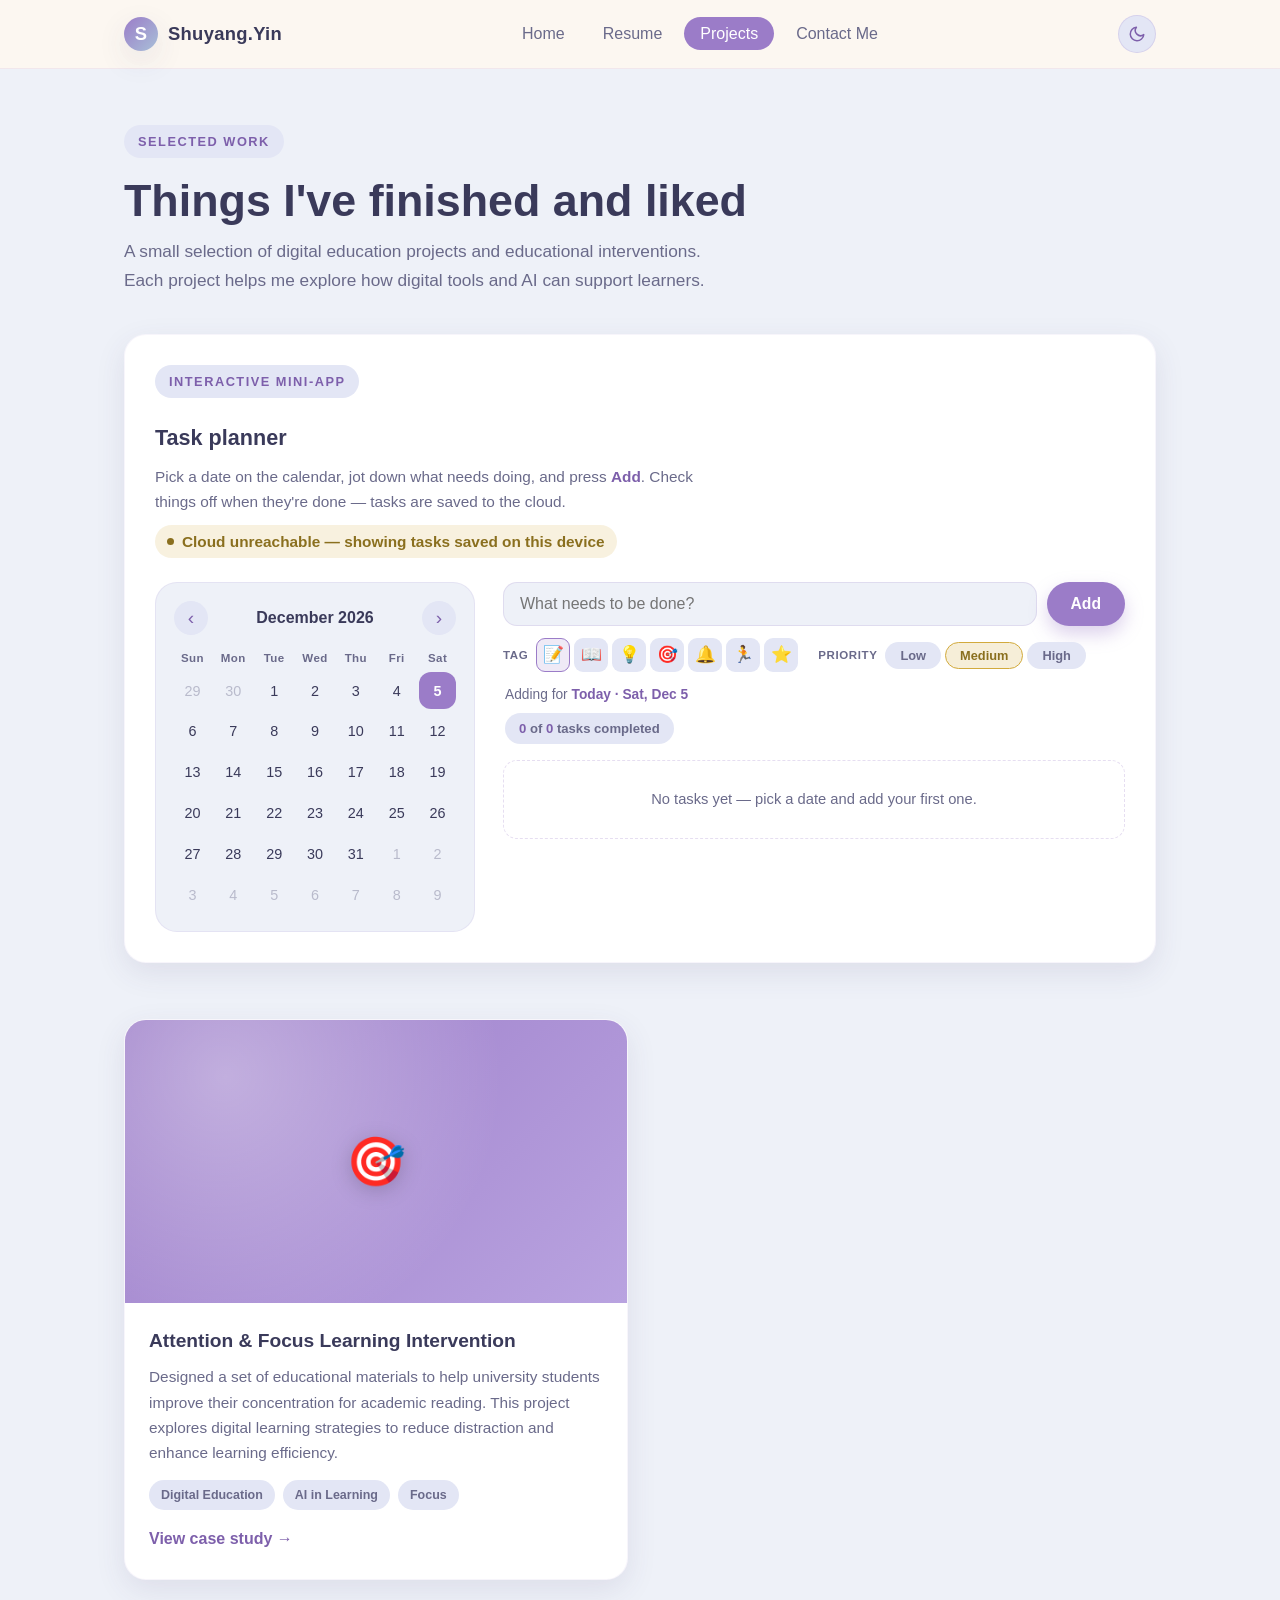
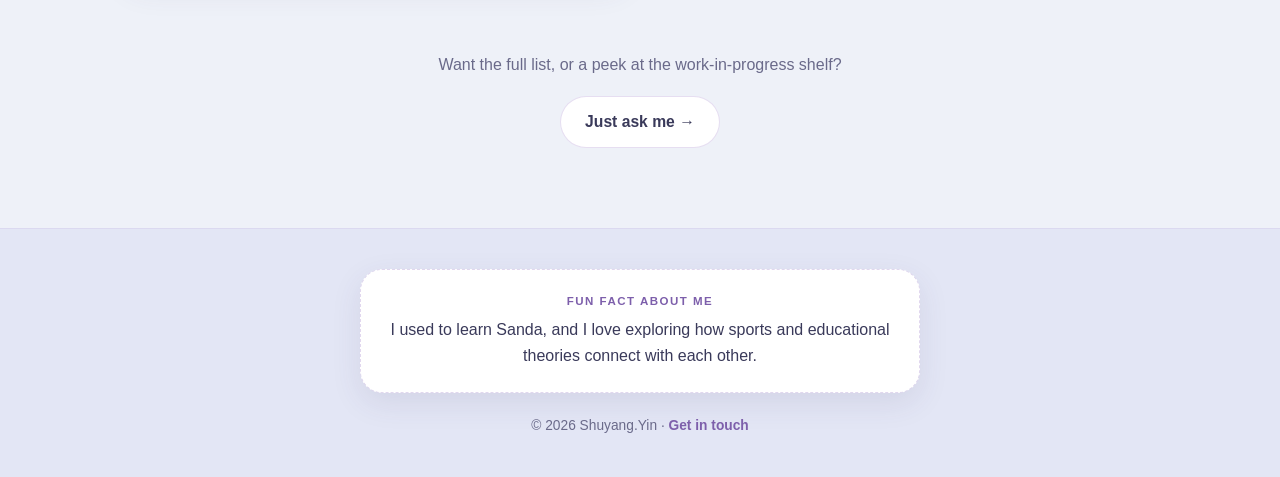
<file: dist/projects.html>
<!DOCTYPE html>
<html lang="en">
<head>
  <meta charset="UTF-8" />
  <meta name="viewport" content="width=device-width, initial-scale=1.0" />
  <title>Projects — Shuyang.Yin</title>
  <meta name="description" content="A few things Shuyang.Yin has built — shipped products, side projects, and experiments." />
  <script>
    (function () {
      try {
        var t = localStorage.getItem("theme");
        if (!t) t = window.matchMedia("(prefers-color-scheme: dark)").matches ? "dark" : "light";
        if (t === "dark") document.documentElement.setAttribute("data-theme", "dark");
      } catch (e) {}
    })();
  </script>
  <script type="module" crossorigin src="./assets/connectionTest-CYRMilkm.js"></script>
  <link rel="stylesheet" crossorigin href="./assets/connectionTest-6RQLTFGj.css">
</head>
<body>
  <header class="site-header">
    <nav class="nav container" aria-label="Primary">
      <a class="brand" href="index.html">
        <span class="brand-mark">S</span>
        <span>Shuyang.Yin</span>
      </a>
      <button class="nav-toggle" aria-label="Toggle menu" aria-expanded="false">
        <span></span><span></span><span></span>
      </button>
      <ul class="nav-links">
        <li><a href="index.html">Home</a></li>
        <li><a href="resume.html">Resume</a></li>
        <li><a href="projects.html">Projects</a></li>
        <li><a href="contact.html">Contact Me</a></li>
      </ul>
      <button class="theme-toggle" type="button" aria-label="Switch to dark mode" title="Switch to dark mode">
        <svg class="icon-moon" width="18" height="18" viewBox="0 0 24 24" fill="none" stroke="currentColor" stroke-width="2" stroke-linecap="round" stroke-linejoin="round" aria-hidden="true"><path d="M21 12.8A9 9 0 1 1 11.2 3 7 7 0 0 0 21 12.8z"/></svg>
        <svg class="icon-sun" width="18" height="18" viewBox="0 0 24 24" fill="none" stroke="currentColor" stroke-width="2" stroke-linecap="round" stroke-linejoin="round" aria-hidden="true"><circle cx="12" cy="12" r="4"/><path d="M12 2v2M12 20v2M4.9 4.9l1.4 1.4M17.7 17.7l1.4 1.4M2 12h2M20 12h2M4.9 19.1l1.4-1.4M17.7 6.3l1.4-1.4"/></svg>
      </button>
    </nav>
  </header>

  <main class="main">
    <div class="container page">
      <span class="eyebrow">Selected work</span>
      <h1 class="page-title">Things I've finished and liked</h1>
      <p class="page-lead">
        A small selection of digital education projects and educational interventions. Each project helps me explore how digital tools and AI can support learners.
      </p>

      <section class="panel todo-app" id="todo-app" aria-labelledby="todo-title">
        <div class="todo-head">
          <span class="eyebrow">Interactive mini-app</span>
          <h2 id="todo-title">Task planner</h2>
          <p>Pick a date on the calendar, jot down what needs doing, and press <strong>Add</strong>. Check things off when they're done — tasks are saved to the cloud.</p>
          <p class="todo-sync" id="todo-sync" role="status" data-state="loading">Connecting…</p>
        </div>
        <div class="todo-layout">
          <div class="todo-calendar">
            <div class="cal-header">
              <button type="button" class="cal-nav" id="cal-prev" aria-label="Previous month">&#8249;</button>
              <span class="cal-title" id="cal-title"></span>
              <button type="button" class="cal-nav" id="cal-next" aria-label="Next month">&#8250;</button>
            </div>
            <div class="cal-weekdays" aria-hidden="true"></div>
            <div class="cal-grid" id="cal-grid" role="grid" aria-label="Choose a date"></div>
          </div>
          <div class="todo-side">
            <form class="todo-form" id="todo-form">
              <input type="text" id="todo-input" placeholder="What needs to be done?" maxlength="140" autocomplete="off" aria-label="Task description" />
              <button type="submit" class="btn btn-primary">Add</button>
            </form>
            <div class="todo-pickers" id="todo-pickers">
              <div class="picker-group" role="group" aria-label="Choose an emoji for the task">
                <span class="picker-label">Tag</span>
                <div class="emoji-row" id="emoji-row">
                  <button type="button" class="emoji-btn is-active" data-emoji="📝" aria-label="Note">📝</button>
                  <button type="button" class="emoji-btn" data-emoji="📖" aria-label="Reading">📖</button>
                  <button type="button" class="emoji-btn" data-emoji="💡" aria-label="Idea">💡</button>
                  <button type="button" class="emoji-btn" data-emoji="🎯" aria-label="Goal">🎯</button>
                  <button type="button" class="emoji-btn" data-emoji="🔔" aria-label="Reminder">🔔</button>
                  <button type="button" class="emoji-btn" data-emoji="🏃" aria-label="Urgent">🏃</button>
                  <button type="button" class="emoji-btn" data-emoji="⭐" aria-label="Important">⭐</button>
                </div>
              </div>
              <div class="picker-group" role="group" aria-label="Choose a priority level">
                <span class="picker-label">Priority</span>
                <div class="pri-row" id="pri-row">
                  <button type="button" class="pri-btn pri-low" data-priority="low">Low</button>
                  <button type="button" class="pri-btn pri-med is-active" data-priority="medium">Medium</button>
                  <button type="button" class="pri-btn pri-high" data-priority="high">High</button>
                </div>
              </div>
            </div>
            <p class="todo-selected">Adding for <strong id="todo-selected-date"></strong></p>
            <p class="todo-progress" id="todo-progress" aria-live="polite">0 of 0 tasks completed</p>
            <ul class="todo-list" id="todo-list" aria-label="Tasks"></ul>
            <p class="todo-empty" id="todo-empty">No tasks yet &#8212; pick a date and add your first one.</p>
          </div>
        </div>
      </section>

      <div class="project-grid">
        <article class="project-card">
          <div class="project-cover cover-1"><span class="glyph" aria-hidden="true">🎯</span></div>
          <div class="project-body">
            <h3>Attention &amp; Focus Learning Intervention</h3>
            <p>Designed a set of educational materials to help university students improve their concentration for academic reading. This project explores digital learning strategies to reduce distraction and enhance learning efficiency.</p>
            <div class="project-tags">
              <span class="tag">Digital Education</span><span class="tag">AI in Learning</span><span class="tag">Focus</span>
            </div>
            <a class="project-link" href="#">View case study →</a>
          </div>
        </article>
      </div>

      <div class="section" style="text-align:center;">
        <p style="color:var(--text-soft); margin-bottom:18px;">Want the full list, or a peek at the work-in-progress shelf?</p>
        <a class="btn btn-ghost" href="contact.html">Just ask me →</a>
      </div>
    </div>
  </main>

  <footer class="site-footer">
    <div class="container">
      <div class="fun-fact">
        <span class="label">Fun fact about me</span>
        <p>I used to learn Sanda, and I love exploring how sports and educational theories connect with each other.</p>
      </div>
      <p class="footer-bottom">© <span id="year"></span> Shuyang.Yin · <a href="contact.html">Get in touch</a></p>
    </div>
  </footer>

  <script>document.getElementById("year").textContent = new Date().getFullYear();</script>
</body>
</html>
</file>
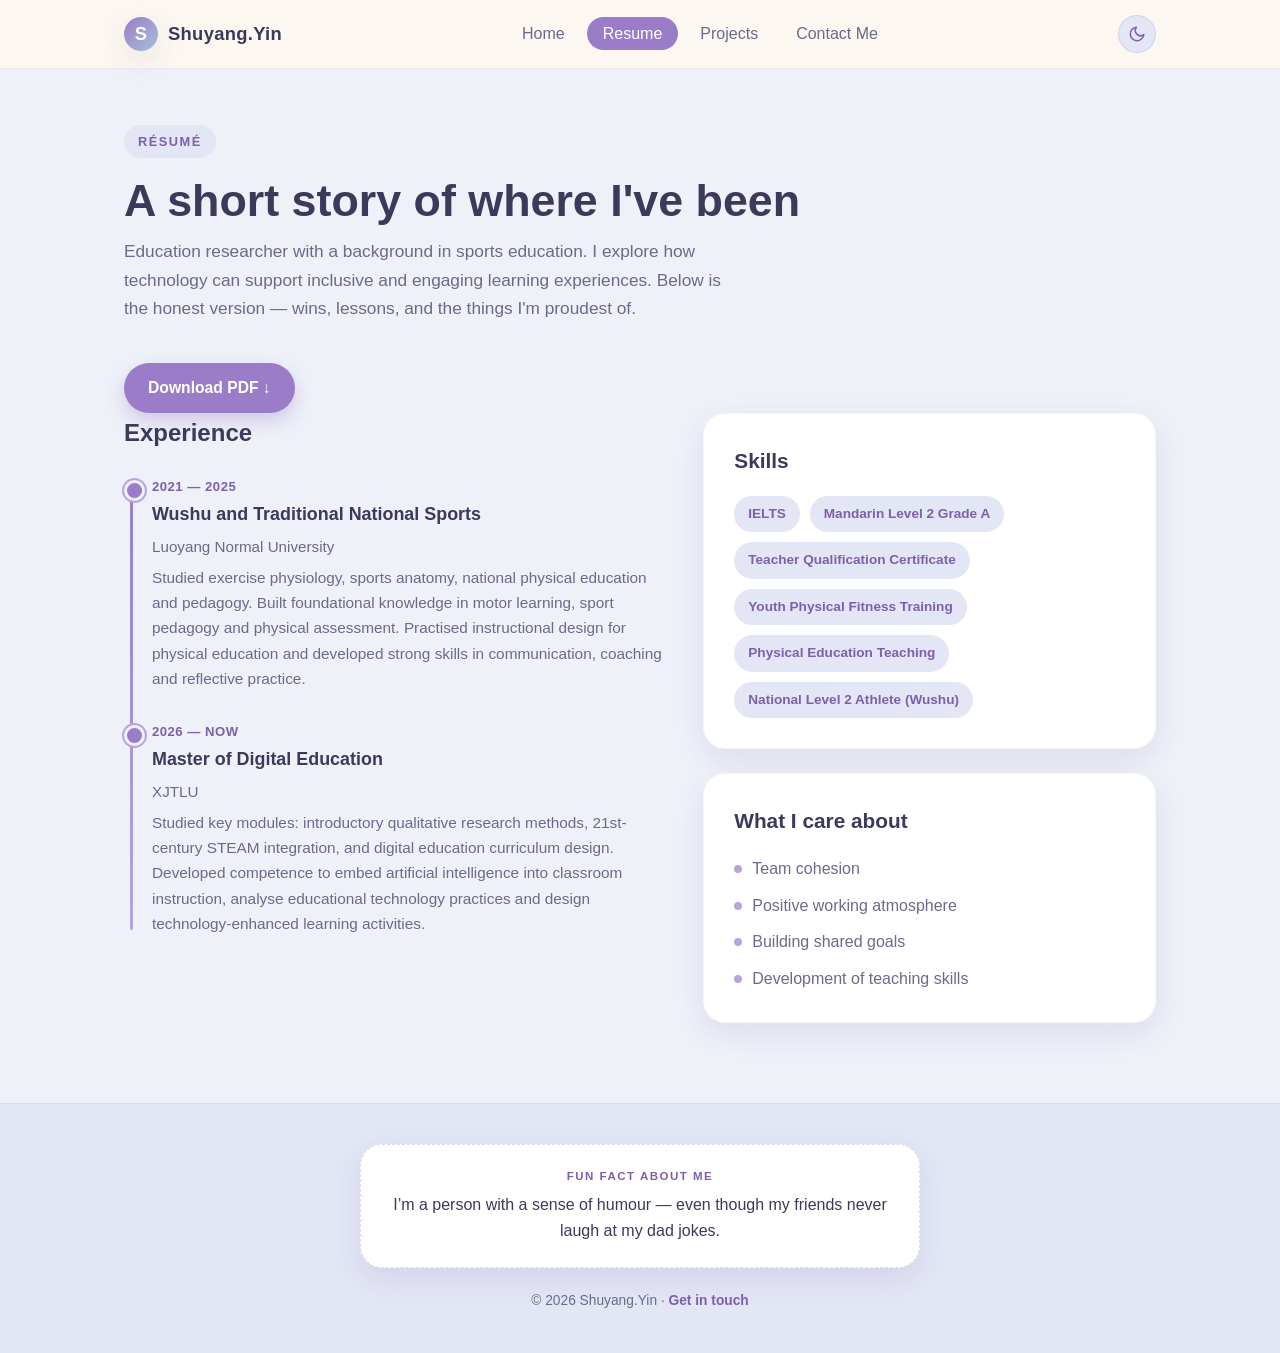
<file: dist/resume.html>
<!DOCTYPE html>
<html lang="en">
<head>
  <meta charset="UTF-8" />
  <meta name="viewport" content="width=device-width, initial-scale=1.0" />
  <title>Résumé — Shuyang.Yin</title>
  <meta name="description" content="Shuyang.Yin's résumé — experience, education, skills, and a few stats." />
  <script>
    (function () {
      try {
        var t = localStorage.getItem("theme");
        if (!t) t = window.matchMedia("(prefers-color-scheme: dark)").matches ? "dark" : "light";
        if (t === "dark") document.documentElement.setAttribute("data-theme", "dark");
      } catch (e) {}
    })();
  </script>
  <script type="module" crossorigin src="./assets/connectionTest-CYRMilkm.js"></script>
  <link rel="stylesheet" crossorigin href="./assets/connectionTest-6RQLTFGj.css">
</head>
<body>
  <header class="site-header">
    <nav class="nav container" aria-label="Primary">
      <a class="brand" href="index.html">
        <span class="brand-mark">S</span>
        <span>Shuyang.Yin</span>
      </a>
      <button class="nav-toggle" aria-label="Toggle menu" aria-expanded="false">
        <span></span><span></span><span></span>
      </button>
      <ul class="nav-links">
        <li><a href="index.html">Home</a></li>
        <li><a href="resume.html">Resume</a></li>
        <li><a href="projects.html">Projects</a></li>
        <li><a href="contact.html">Contact Me</a></li>
      </ul>
      <button class="theme-toggle" type="button" aria-label="Switch to dark mode" title="Switch to dark mode">
        <svg class="icon-moon" width="18" height="18" viewBox="0 0 24 24" fill="none" stroke="currentColor" stroke-width="2" stroke-linecap="round" stroke-linejoin="round" aria-hidden="true"><path d="M21 12.8A9 9 0 1 1 11.2 3 7 7 0 0 0 21 12.8z"/></svg>
        <svg class="icon-sun" width="18" height="18" viewBox="0 0 24 24" fill="none" stroke="currentColor" stroke-width="2" stroke-linecap="round" stroke-linejoin="round" aria-hidden="true"><circle cx="12" cy="12" r="4"/><path d="M12 2v2M12 20v2M4.9 4.9l1.4 1.4M17.7 17.7l1.4 1.4M2 12h2M20 12h2M4.9 19.1l1.4-1.4M17.7 6.3l1.4-1.4"/></svg>
      </button>
    </nav>
  </header>

  <main class="main">
    <div class="container page">
      <span class="eyebrow">Résumé</span>
      <h1 class="page-title">A short story of where I've been</h1>
      <p class="page-lead">
        Education researcher with a background in sports education. I explore how technology can support inclusive and engaging learning experiences. Below is the honest version — wins, lessons, and the things I'm proudest of.
      </p>
      <a class="btn btn-primary" href="resume.pdf" download>Download PDF ↓</a>

      <div class="grid-2">
        <section aria-labelledby="exp-title">
          <h2 id="exp-title" style="margin-bottom:24px;">Experience</h2>
          <div class="timeline">
            <div class="tl-item">
              <div class="tl-period">2021 — 2025</div>
              <h3>Wushu and Traditional National Sports</h3>
              <div class="org">Luoyang Normal University</div>
              <p>Studied exercise physiology, sports anatomy, national physical education and pedagogy. Built foundational knowledge in motor learning, sport pedagogy and physical assessment. Practised instructional design for physical education and developed strong skills in communication, coaching and reflective practice.</p>
            </div>
            <div class="tl-item">
              <div class="tl-period">2026 — NOW</div>
              <h3>Master of Digital Education</h3>
              <div class="org">XJTLU</div>
              <p>Studied key modules: introductory qualitative research methods, 21st-century STEAM integration, and digital education curriculum design. Developed competence to embed artificial intelligence into classroom instruction, analyse educational technology practices and design technology-enhanced learning activities.</p>
            </div>
          </div>
        </section>

        <aside style="display:grid; gap:24px; align-content:start;">
          <div class="panel">
            <h2>Skills</h2>
            <div class="chips">
              <span class="chip">IELTS</span>
              <span class="chip">Mandarin Level 2 Grade A</span>
              <span class="chip">Teacher Qualification Certificate</span>
              <span class="chip">Youth Physical Fitness Training</span>
              <span class="chip">Physical Education Teaching</span>
              <span class="chip">National Level 2 Athlete (Wushu)</span>
            </div>
          </div>

          <div class="panel">
            <h2>What I care about</h2>
            <ul class="list">
              <li>Team cohesion</li>
              <li>Positive working atmosphere</li>
              <li>Building shared goals</li>
              <li>Development of teaching skills</li>
            </ul>
          </div>
        </aside>
      </div>
    </div>
  </main>

  <footer class="site-footer">
    <div class="container">
      <div class="fun-fact">
        <span class="label">Fun fact about me</span>
        <p>I’m a person with a sense of humour — even though my friends never laugh at my dad jokes.</p>
      </div>
      <p class="footer-bottom">© <span id="year"></span> Shuyang.Yin · <a href="contact.html">Get in touch</a></p>
    </div>
  </footer>

  <script>document.getElementById("year").textContent = new Date().getFullYear();</script>
</body>
</html>
</file>
<file: css/styles.css>
/* ===== Base & Tokens ===== */
:root {
  --bg: #eef1f8;
  --bg-soft: #e3e6f5;
  --surface: #ffffff;
  --text: #3a3a5a;
  --text-soft: #6a6a8a;
  --accent: #9b7cc8;
  --accent-dark: #7d5fab;
  --accent-soft: #b9a3e0;
  --sky: #a8c0d8;
  --sky-soft: #c4d2e0;
  --shadow: 0 10px 30px rgba(70, 60, 110, 0.10);
  --shadow-hover: 0 16px 40px rgba(70, 60, 110, 0.16);
  --radius-sm: 14px;
  --radius-md: 22px;
  --radius-lg: 32px;
  --radius-pill: 999px;
  --max-w: 1080px;
  --font: "Segoe UI", "Helvetica Neue", -apple-system, BlinkMacSystemFont, "PingFang SC", "Hiragino Sans GB", "Microsoft YaHei", sans-serif;
}

/* ===== Dark theme ===== */
[data-theme="dark"] {
  --bg: #141420;
  --bg-soft: #1f1f33;
  --surface: #252540;
  --text: #e8e8f4;
  --text-soft: #a8a8c8;
  --accent: #b294e0;
  --accent-dark: #cbb6f2;
  --accent-soft: #9b7cc8;
  --sky: #8fb0cf;
  --sky-soft: #5b6f88;
  --shadow: 0 10px 30px rgba(0, 0, 0, 0.35);
  --shadow-hover: 0 16px 40px rgba(0, 0, 0, 0.5);
}

[data-theme="dark"] .site-header {
  background: rgba(20, 20, 32, 0.82);
  border-bottom-color: rgba(178, 148, 224, 0.18);
}

[data-theme="dark"] .card,
[data-theme="dark"] .panel,
[data-theme="dark"] .info-card,
[data-theme="dark"] .project-card {
  border-color: rgba(178, 148, 224, 0.16);
}

[data-theme="dark"] .nav-links {
  border-bottom-color: rgba(178, 148, 224, 0.18);
}

[data-theme="dark"] .form-success {
  background: #1d3a2c;
  color: #8fd8b0;
}

* { box-sizing: border-box; margin: 0; padding: 0; }

html { scroll-behavior: smooth; }

body {
  font-family: var(--font);
  background: var(--bg);
  color: var(--text);
  line-height: 1.65;
  min-height: 100vh;
  display: flex;
  flex-direction: column;
  -webkit-font-smoothing: antialiased;
}

a { color: inherit; text-decoration: none; }

img { max-width: 100%; display: block; }

.container {
  width: 100%;
  max-width: var(--max-w);
  margin: 0 auto;
  padding: 0 24px;
}

/* ===== Header / Nav ===== */
.site-header {
  position: sticky;
  top: 0;
  z-index: 50;
  background: rgba(255, 248, 240, 0.82);
  backdrop-filter: blur(12px);
  border-bottom: 1px solid rgba(155, 124, 200, 0.12);
}

.nav {
  display: flex;
  align-items: center;
  justify-content: space-between;
  gap: 12px;
  height: 68px;
}

.brand {
  display: flex;
  align-items: center;
  gap: 10px;
  font-weight: 700;
  font-size: 1.15rem;
  letter-spacing: 0.3px;
}

.brand-mark {
  width: 34px;
  height: 34px;
  border-radius: var(--radius-pill);
  background: linear-gradient(135deg, var(--accent), var(--sky));
  display: grid;
  place-items: center;
  color: #fff;
  font-weight: 800;
  box-shadow: var(--shadow);
}

.nav-links {
  display: flex;
  align-items: center;
  gap: 6px;
  list-style: none;
}

.nav-links a {
  padding: 8px 16px;
  border-radius: var(--radius-pill);
  font-weight: 500;
  color: var(--text-soft);
  transition: all 0.2s ease;
}

.nav-links a:hover { color: var(--text); background: var(--bg-soft); }

.nav-links a.active {
  color: #fff;
  background: var(--accent);
}

.nav-toggle {
  display: none;
  flex-direction: column;
  gap: 5px;
  background: none;
  border: none;
  cursor: pointer;
  padding: 8px;
}

.nav-toggle span {
  width: 24px;
  height: 2px;
  background: var(--text);
  border-radius: 2px;
  transition: all 0.25s ease;
}

.theme-toggle {
  flex: none;
  width: 38px;
  height: 38px;
  border-radius: var(--radius-pill);
  border: 1px solid rgba(155, 124, 200, 0.2);
  background: var(--bg-soft);
  color: var(--accent-dark);
  display: grid;
  place-items: center;
  cursor: pointer;
  transition: background 0.18s ease, color 0.18s ease, border-color 0.18s ease;
}

.theme-toggle:hover { background: var(--accent); color: #fff; border-color: transparent; }
.theme-toggle .icon-sun { display: none; }
[data-theme="dark"] .theme-toggle .icon-sun { display: block; }
[data-theme="dark"] .theme-toggle .icon-moon { display: none; }

/* ===== Main ===== */
.main { flex: 1; padding: 56px 0; }
.page { animation: fadeUp 0.5s ease both; }

@keyframes fadeUp {
  from { opacity: 0; transform: translateY(14px); }
  to { opacity: 1; transform: translateY(0); }
}

.eyebrow {
  display: inline-block;
  font-size: 0.8rem;
  font-weight: 700;
  letter-spacing: 1.5px;
  text-transform: uppercase;
  color: var(--accent-dark);
  background: var(--bg-soft);
  padding: 6px 14px;
  border-radius: var(--radius-pill);
  margin-bottom: 18px;
}

.page-title {
  font-size: clamp(2rem, 5vw, 2.8rem);
  font-weight: 800;
  line-height: 1.1;
  margin-bottom: 12px;
}

.page-lead {
  font-size: 1.08rem;
  color: var(--text-soft);
  max-width: 620px;
  margin-bottom: 40px;
}

/* ===== Hero (Homepage) ===== */
.hero {
  display: grid;
  grid-template-columns: 0.9fr 1.1fr;
  gap: 48px;
  align-items: center;
}

.hero-photo {
  position: relative;
  width: 100%;
  max-width: 340px;
  margin: 0 auto;
}

.hero-photo .frame {
  position: relative;
  border-radius: var(--radius-lg) var(--radius-lg) var(--radius-md) var(--radius-md);
  overflow: hidden;
  background: linear-gradient(160deg, var(--accent), var(--sky));
  box-shadow: var(--shadow);
  aspect-ratio: 4 / 4.4;
}

.hero-photo img { width: 100%; height: 100%; object-fit: cover; }

.hero-photo .blob {
  position: absolute;
  inset: -10px -10px auto auto;
  width: 110px;
  height: 110px;
  background: var(--sky);
  border-radius: 60% 40% 50% 50% / 50% 60% 40% 50%;
  opacity: 0.85;
  z-index: -1;
}

.greet { font-size: 1.05rem; color: var(--text-soft); font-weight: 500; margin-bottom: 6px; }

.hero h1 {
  font-size: clamp(2.2rem, 6vw, 3.2rem);
  font-weight: 800;
  line-height: 1.05;
  margin-bottom: 16px;
}

.hero h1 .accent { color: var(--accent); }

.hero-bio {
  font-size: 1.08rem;
  color: var(--text-soft);
  max-width: 520px;
  margin-bottom: 26px;
}

.hero-cta { display: flex; flex-wrap: wrap; gap: 12px; }

.btn {
  display: inline-flex;
  align-items: center;
  gap: 8px;
  padding: 12px 24px;
  border-radius: var(--radius-pill);
  font-weight: 600;
  font-size: 0.98rem;
  cursor: pointer;
  border: none;
  transition: transform 0.18s ease, box-shadow 0.18s ease, background 0.18s ease;
}

.btn-primary {
  background: var(--accent);
  color: #fff;
  box-shadow: 0 8px 18px rgba(155, 124, 200, 0.35);
}

.btn-primary:hover { transform: translateY(-2px); background: var(--accent-dark); }

.btn-ghost {
  background: var(--surface);
  color: var(--text);
  border: 1.5px solid rgba(155, 124, 200, 0.25);
}

.btn-ghost:hover { background: var(--bg-soft); transform: translateY(-2px); }

/* ===== Lucky Button ===== */
.lucky { margin-top: 28px; }

.lucky-btn {
  background: linear-gradient(135deg, #5b3d8f, #7d5fab);
  color: #fff;
  box-shadow: 0 8px 20px rgba(91, 61, 143, 0.4);
  letter-spacing: 0.4px;
}

.lucky-btn:hover { transform: translateY(-2px); background: linear-gradient(135deg, #4c3178, #6b4e9c); }

.lucky-btn.is-playing {
  background: linear-gradient(135deg, #7d5fab, #9b7cc8);
  box-shadow: 0 0 0 3px rgba(155, 124, 200, 0.35), 0 8px 20px rgba(91, 61, 143, 0.4);
}

.lucky-hint {
  margin-top: 10px;
  font-size: 0.85rem;
  color: var(--text-soft);
}

/* ===== Likes Section ===== */
.section { margin-top: 72px; }

.section-head { text-align: center; margin-bottom: 36px; }
.section-head h2 { font-size: clamp(1.9rem, 5vw, 2.5rem); font-weight: 800; }
.section-head p { color: var(--text-soft); margin-top: 8px; }

.cards {
  display: grid;
  grid-template-columns: repeat(3, 1fr);
  gap: 22px;
}

.card {
  background: var(--surface);
  border-radius: var(--radius-md);
  padding: 30px 26px;
  text-align: center;
  box-shadow: var(--shadow);
  transition: transform 0.2s ease, box-shadow 0.2s ease;
  border: 1px solid rgba(155, 124, 200, 0.08);
}

.card:hover { transform: translateY(-6px); box-shadow: var(--shadow-hover); }

.card .icon {
  width: 64px;
  height: 64px;
  margin: 0 auto 18px;
  border-radius: var(--radius-pill);
  display: grid;
  place-items: center;
  font-size: 1.8rem;
  background: var(--bg-soft);
}

.card h3 { font-size: 1.2rem; margin-bottom: 8px; }
.card p { color: var(--text-soft); font-size: 0.96rem; }

/* ===== Resume ===== */
.timeline { position: relative; padding-left: 28px; }
.timeline::before {
  content: "";
  position: absolute;
  left: 6px; top: 6px; bottom: 6px;
  width: 3px;
  background: linear-gradient(var(--accent), var(--accent-soft));
  border-radius: 3px;
}

.tl-item { position: relative; margin-bottom: 30px; }
.tl-item::before {
  content: "";
  position: absolute;
  left: -28px; top: 4px;
  width: 15px; height: 15px;
  border-radius: var(--radius-pill);
  background: var(--accent);
  border: 3px solid var(--bg);
  box-shadow: 0 0 0 2px var(--accent-soft);
}

.tl-period { font-size: 0.82rem; font-weight: 700; color: var(--accent-dark); letter-spacing: 0.5px; }
.tl-item h3 { font-size: 1.12rem; margin: 2px 0 4px; }
.tl-item .org { color: var(--text-soft); font-size: 0.95rem; margin-bottom: 6px; }
.tl-item p { color: var(--text-soft); font-size: 0.96rem; }

.grid-2 { display: grid; grid-template-columns: 1.2fr 1fr; gap: 36px; }

.panel {
  background: var(--surface);
  border-radius: var(--radius-md);
  padding: 30px;
  box-shadow: var(--shadow);
  border: 1px solid rgba(155, 124, 200, 0.08);
}

.panel h2 { font-size: 1.3rem; margin-bottom: 18px; }

.chips { display: flex; flex-wrap: wrap; gap: 10px; }
.chip {
  background: var(--bg-soft);
  color: var(--accent-dark);
  padding: 7px 14px;
  border-radius: var(--radius-pill);
  font-size: 0.85rem;
  font-weight: 600;
}

.list { list-style: none; display: grid; gap: 10px; }
.list li { display: flex; gap: 10px; color: var(--text-soft); }
.list li::before {
  content: "";
  flex: none;
  margin-top: 9px;
  width: 8px; height: 8px;
  border-radius: var(--radius-pill);
  background: var(--accent-soft);
}

.faves { gap: 16px; }
.faves li { align-items: flex-start; color: var(--text-soft); }
.faves li strong { color: var(--text); font-weight: 700; }
.fave-cat {
  display: inline-block;
  font-size: 0.72rem;
  font-weight: 800;
  letter-spacing: 1.2px;
  text-transform: uppercase;
  color: var(--accent-dark);
  background: var(--bg-soft);
  padding: 3px 10px;
  border-radius: var(--radius-pill);
  margin-right: 8px;
}

.stat-row { display: flex; gap: 24px; flex-wrap: wrap; margin-top: 12px; }
.stat-row .stat { flex: 1; min-width: 120px; text-align: center; }
.stat .num { font-size: 1.8rem; font-weight: 800; color: var(--accent); }
.stat .label { font-size: 0.85rem; color: var(--text-soft); }

/* ===== Projects ===== */
.project-grid {
  display: grid;
  grid-template-columns: repeat(2, 1fr);
  gap: 24px;
}

.project-card {
  background: var(--surface);
  border-radius: var(--radius-md);
  overflow: hidden;
  box-shadow: var(--shadow);
  border: 1px solid rgba(155, 124, 200, 0.08);
  transition: transform 0.2s ease, box-shadow 0.2s ease;
  display: flex;
  flex-direction: column;
}

.project-card:hover { transform: translateY(-6px); box-shadow: var(--shadow-hover); }

.project-cover {
  aspect-ratio: 16 / 9;
  position: relative;
  overflow: hidden;
  display: grid;
  place-items: center;
  font-size: 3rem;
  color: #fff;
}
.project-cover .glyph { filter: drop-shadow(0 4px 10px rgba(0,0,0,0.18)); z-index: 1; }
.project-cover::after {
  content: "";
  position: absolute;
  inset: 0;
  background: radial-gradient(circle at 20% 20%, rgba(255,255,255,0.35), transparent 60%);
}
.project-cover img { width: 100%; height: 100%; object-fit: cover; transition: transform 0.4s ease; }
.project-card:hover .project-cover img { transform: scale(1.06); }
.cover-1 { background: linear-gradient(135deg, #9b7cc8, #b9a3e0); }
.cover-2 { background: linear-gradient(135deg, #a8c0d8, #7fa3c4); }
.cover-3 { background: linear-gradient(135deg, #b9a3e0, #a8c0d8); }
.cover-4 { background: linear-gradient(135deg, #7fa3c4, #9b7cc8); }

.project-body { padding: 22px 24px 26px; flex: 1; display: flex; flex-direction: column; }
.project-body h3 { font-size: 1.2rem; margin-bottom: 8px; }
.project-body p { color: var(--text-soft); font-size: 0.96rem; margin-bottom: 14px; flex: 1; }
.project-tags { display: flex; flex-wrap: wrap; gap: 8px; }

.tag {
  font-size: 0.78rem;
  font-weight: 600;
  padding: 5px 12px;
  border-radius: var(--radius-pill);
  background: var(--bg-soft);
  color: var(--text-soft);
}

.project-link {
  margin-top: 16px;
  align-self: flex-start;
  font-weight: 600;
  color: var(--accent-dark);
  display: inline-flex;
  align-items: center;
  gap: 6px;
  transition: gap 0.18s ease;
}
.project-link:hover { gap: 10px; }

/* ===== Contact ===== */
.contact-grid {
  display: grid;
  grid-template-columns: 1fr 1.2fr;
  gap: 36px;
}

.info-card {
  background: var(--surface);
  border-radius: var(--radius-md);
  padding: 30px;
  box-shadow: var(--shadow);
  border: 1px solid rgba(155, 124, 200, 0.08);
}

.info-list { list-style: none; display: grid; gap: 18px; margin-top: 8px; }
.info-list li { display: flex; gap: 14px; align-items: center; }
.info-list .ic {
  width: 44px; height: 44px;
  border-radius: var(--radius-sm);
  background: var(--bg-soft);
  display: grid; place-items: center;
  font-size: 1.1rem;
  color: var(--accent-dark);
}
.info-list .meta .k { font-size: 0.78rem; color: var(--text-soft); text-transform: uppercase; letter-spacing: 0.5px; }
.info-list .meta .v { font-weight: 600; }

.socials { display: flex; gap: 10px; margin-top: 24px; }
.social {
  width: 42px; height: 42px;
  border-radius: var(--radius-pill);
  background: var(--bg-soft);
  display: grid; place-items: center;
  color: var(--accent-dark);
  transition: background 0.18s ease, color 0.18s ease;
}
.social:hover { background: var(--accent); color: #fff; }

.form { display: grid; gap: 16px; }
.field { display: flex; flex-direction: column; gap: 6px; }
.field label { font-size: 0.85rem; font-weight: 600; color: var(--text-soft); }
.field input, .field textarea {
  font-family: inherit;
  font-size: 1rem;
  padding: 12px 16px;
  border: 1.5px solid rgba(155, 124, 200, 0.18);
  border-radius: var(--radius-sm);
  background: var(--bg);
  color: var(--text);
  transition: border 0.18s ease, box-shadow 0.18s ease;
  width: 100%;
}
.field input:focus, .field textarea:focus {
  outline: none;
  border-color: var(--accent);
  box-shadow: 0 0 0 4px rgba(155, 124, 200, 0.12);
}
.field textarea { resize: vertical; min-height: 130px; }
.form-note { font-size: 0.82rem; color: var(--text-soft); text-align: center; }
.form-success {
  display: none;
  background: #eaf6ee;
  color: #2d7a55;
  padding: 14px 18px;
  border-radius: var(--radius-sm);
  font-weight: 600;
  text-align: center;
}
.form-success.show { display: block; animation: fadeUp 0.3s ease both; }

/* ===== Footer ===== */
.site-footer {
  background: var(--bg-soft);
  border-top: 1px solid rgba(155, 124, 200, 0.12);
  padding: 40px 0;
  text-align: center;
  margin-top: 24px;
}

.fun-fact {
  background: var(--surface);
  border-radius: var(--radius-md);
  padding: 22px 28px;
  margin: 0 auto 22px;
  max-width: 560px;
  box-shadow: var(--shadow);
  border: 1px dashed rgba(155, 124, 200, 0.3);
}

.fun-fact .label {
  font-size: 0.72rem;
  font-weight: 800;
  letter-spacing: 1.5px;
  text-transform: uppercase;
  color: var(--accent-dark);
  display: block;
  margin-bottom: 6px;
}
.fun-fact p { color: var(--text); font-size: 1rem; }

.footer-bottom { font-size: 0.86rem; color: var(--text-soft); }
.footer-bottom a { color: var(--accent-dark); font-weight: 600; }

/* ===== Responsive ===== */
@media (max-width: 880px) {
  .hero { grid-template-columns: 1fr; gap: 32px; text-align: center; }
  .hero-photo { max-width: 280px; }
  .hero-bio, .hero-cta { margin-left: auto; margin-right: auto; justify-content: center; }
  .grid-2 { grid-template-columns: 1fr; }
  .contact-grid { grid-template-columns: 1fr; }
}

@media (max-width: 720px) {
  .nav-toggle { display: flex; }
  .brand { margin-right: auto; }
  .nav-links {
    position: fixed;
    inset: 68px 0 auto 0;
    flex-direction: column;
    align-items: stretch;
    gap: 4px;
    background: var(--bg);
    padding: 14px 20px 22px;
    border-bottom: 1px solid rgba(155, 124, 200, 0.12);
    box-shadow: var(--shadow);
    transform: translateY(-12px);
    opacity: 0;
    pointer-events: none;
    transition: all 0.25s ease;
  }
  .nav-links.open { transform: translateY(0); opacity: 1; pointer-events: auto; }
  .nav-links a { padding: 12px 16px; }

  .cards { grid-template-columns: 1fr; }
  .project-grid { grid-template-columns: 1fr; }
}

@media (max-width: 480px) {
  .container { padding: 0 18px; }
  .main { padding: 40px 0; }
  .hero-photo { max-width: 220px; }
  .panel { padding: 22px; }
}

/* Nav toggle animation */
.nav-toggle.active span:nth-child(1) { transform: translateY(7px) rotate(45deg); }
.nav-toggle.active span:nth-child(2) { opacity: 0; }
.nav-toggle.active span:nth-child(3) { transform: translateY(-7px) rotate(-45deg); }

/* ===== Smooth theme switch ===== */
body { transition: background-color 0.3s ease, color 0.3s ease; }
.card, .panel, .info-card, .project-card {
  transition: transform 0.2s ease, box-shadow 0.2s ease, background-color 0.3s ease, border-color 0.3s ease;
}
.site-header, .site-footer, .fun-fact, .eyebrow, .chip, .tag, .fave-cat, .info-list .ic {
  transition: background-color 0.3s ease, color 0.3s ease, border-color 0.3s ease;
}
.field input, .field textarea {
  transition: border 0.18s ease, box-shadow 0.18s ease, background-color 0.3s ease, color 0.3s ease;
}

/* ===== To-do app (Projects page) ===== */
.todo-app { margin-bottom: 56px; }
.todo-head h2 { font-size: 1.35rem; margin: 4px 0 8px; }
.todo-head p { color: var(--text-soft); font-size: 0.96rem; max-width: 560px; }
.todo-head strong { color: var(--accent-dark); }

.todo-sync {
  display: inline-flex;
  align-items: center;
  gap: 8px;
  margin: 10px 0 0;
  padding: 4px 12px;
  border-radius: var(--radius-pill);
  font-size: 0.78rem;
  font-weight: 600;
  background: var(--bg-soft);
  color: var(--text-soft);
}

.todo-sync::before {
  content: "";
  width: 7px;
  height: 7px;
  border-radius: 50%;
  background: currentColor;
  flex: none;
}

.todo-sync[data-state="loading"] { color: var(--text-soft); }
.todo-sync[data-state="loading"]::before { animation: syncPulse 1s ease-in-out infinite; }

.todo-sync[data-state="online"] {
  color: #2d7a55;
  background: rgba(99, 170, 120, 0.14);
}

.todo-sync[data-state="offline"],
.todo-sync[data-state="denied"] {
  color: #8a6f1e;
  background: rgba(210, 170, 60, 0.16);
}

[data-theme="dark"] .todo-sync[data-state="online"] { color: #8fd8b0; background: rgba(143, 216, 176, 0.12); }
[data-theme="dark"] .todo-sync[data-state="offline"],
[data-theme="dark"] .todo-sync[data-state="denied"] { color: #e8c45c; background: rgba(240, 210, 100, 0.12); }

@keyframes syncPulse {
  0%, 100% { opacity: 0.3; }
  50% { opacity: 1; }
}

.todo-layout {
  display: grid;
  grid-template-columns: 320px minmax(0, 1fr);
  gap: 28px;
  align-items: start;
  margin-top: 24px;
}

.todo-calendar,
.todo-side { min-width: 0; }

/* Calendar */
.todo-calendar {
  background: var(--bg);
  border: 1px solid rgba(155, 124, 200, 0.12);
  border-radius: var(--radius-md);
  padding: 18px;
}

.cal-header {
  display: flex;
  align-items: center;
  justify-content: space-between;
  margin-bottom: 10px;
}

.cal-title { font-weight: 700; font-size: 1rem; }

.cal-nav {
  width: 34px;
  height: 34px;
  border-radius: var(--radius-pill);
  border: none;
  background: var(--bg-soft);
  color: var(--accent-dark);
  font-size: 1.2rem;
  line-height: 1;
  cursor: pointer;
  display: grid;
  place-items: center;
  transition: background 0.15s ease, color 0.15s ease;
}

.cal-nav:hover { background: var(--accent); color: #fff; }

.cal-weekdays,
.cal-grid {
  display: grid;
  grid-template-columns: repeat(7, minmax(0, 1fr));
  gap: 4px;
}

.cal-weekdays span {
  text-align: center;
  font-size: 0.72rem;
  font-weight: 700;
  letter-spacing: 0.4px;
  color: var(--text-soft);
  padding: 4px 0;
}

.cal-day {
  position: relative;
  border: none;
  background: transparent;
  border-radius: 12px;
  aspect-ratio: 1;
  min-width: 0;
  font-family: inherit;
  font-size: 0.9rem;
  color: var(--text);
  cursor: pointer;
  display: grid;
  place-items: center;
  transition: background 0.15s ease, color 0.15s ease, transform 0.1s ease, box-shadow 0.15s ease;
}

.cal-day:hover { background: var(--bg-soft); }
.cal-day:active { transform: scale(0.93); }
.cal-day.is-other { color: var(--text-soft); opacity: 0.4; }
.cal-day.is-today:not(.is-selected) { box-shadow: inset 0 0 0 1.5px var(--accent-soft); }
.cal-day.is-selected { background: var(--accent); color: #fff; font-weight: 700; }

.cal-dot {
  position: absolute;
  bottom: 5px;
  width: 5px;
  height: 5px;
  border-radius: var(--radius-pill);
  background: var(--accent-dark);
}

.cal-day.is-selected .cal-dot { background: #fff; }

/* Add-task form */
.todo-form { display: flex; gap: 10px; }

.todo-form input {
  flex: 1;
  min-width: 0;
  font-family: inherit;
  font-size: 1rem;
  padding: 12px 16px;
  border: 1.5px solid rgba(155, 124, 200, 0.18);
  border-radius: var(--radius-sm);
  background: var(--bg);
  color: var(--text);
  transition: border 0.18s ease, box-shadow 0.18s ease, background-color 0.3s ease;
}

.todo-form input:focus {
  outline: none;
  border-color: var(--accent);
  box-shadow: 0 0 0 4px rgba(155, 124, 200, 0.12);
}

.todo-form .btn { flex: none; padding-left: 24px; padding-right: 24px; }

/* Emoji + priority pickers */
.todo-pickers {
  display: flex;
  flex-wrap: wrap;
  gap: 10px 20px;
  margin-top: 12px;
  min-width: 0;
}

.picker-group {
  display: flex;
  align-items: center;
  gap: 8px;
  min-width: 0;
}

.picker-label {
  font-size: 0.72rem;
  font-weight: 700;
  letter-spacing: 0.6px;
  text-transform: uppercase;
  color: var(--text-soft);
  flex: none;
}

.emoji-row {
  display: flex;
  gap: 4px;
  overflow-x: auto;
  scrollbar-width: thin;
}

.emoji-btn {
  flex: none;
  width: 34px;
  height: 34px;
  border: 1.5px solid transparent;
  border-radius: 9px;
  background: var(--bg-soft);
  font-size: 1.05rem;
  line-height: 1;
  cursor: pointer;
  display: grid;
  place-items: center;
  transition: border-color 0.15s ease, background 0.15s ease, transform 0.1s ease;
}

.emoji-btn:hover { background: rgba(155, 124, 200, 0.12); }
.emoji-btn:active { transform: scale(0.9); }
.emoji-btn.is-active { border-color: var(--accent); background: rgba(155, 124, 200, 0.16); }

.pri-row { display: flex; gap: 4px; }

.pri-btn {
  border: 1.5px solid transparent;
  border-radius: var(--radius-pill);
  background: var(--bg-soft);
  color: var(--text-soft);
  font-family: inherit;
  font-size: 0.8rem;
  font-weight: 600;
  padding: 5px 14px;
  cursor: pointer;
  transition: border-color 0.15s ease, background 0.15s ease, color 0.15s ease;
}

.pri-btn:hover { background: rgba(155, 124, 200, 0.12); }
.pri-btn.is-active { font-weight: 700; }
.pri-btn.pri-low.is-active { background: rgba(99, 170, 120, 0.2); border-color: #63aa78; color: #2d7a55; }
.pri-btn.pri-med.is-active { background: rgba(210, 170, 60, 0.2); border-color: #d2aa3c; color: #8a6f1e; }
.pri-btn.pri-high.is-active { background: rgba(208, 87, 87, 0.2); border-color: #d05757; color: #c8554c; }

[data-theme="dark"] .pri-btn.pri-low.is-active { background: rgba(143, 216, 176, 0.16); border-color: #8fd8b0; color: #8fd8b0; }
[data-theme="dark"] .pri-btn.pri-med.is-active { background: rgba(240, 210, 100, 0.14); border-color: #f0d264; color: #e8c45c; }
[data-theme="dark"] .pri-btn.pri-high.is-active { background: rgba(240, 140, 140, 0.16); border-color: #f08c8c; color: #f0a0a0; }

/* Priority badge on task items */
.todo-emoji { flex: none; font-size: 1.1rem; line-height: 1; }
.todo-badge {
  flex: none;
  font-size: 0.68rem;
  font-weight: 700;
  letter-spacing: 0.4px;
  text-transform: uppercase;
  padding: 2px 8px;
  border-radius: var(--radius-pill);
  background: var(--bg-soft);
  color: var(--text-soft);
}
.todo-badge.pri-low { background: rgba(99, 170, 120, 0.18); color: #2d7a55; }
.todo-badge.pri-med { background: rgba(210, 170, 60, 0.18); color: #8a6f1e; }
.todo-badge.pri-high { background: rgba(208, 87, 87, 0.18); color: #c8554c; }

[data-theme="dark"] .todo-badge.pri-low { background: rgba(143, 216, 176, 0.14); color: #8fd8b0; }
[data-theme="dark"] .todo-badge.pri-med { background: rgba(240, 210, 100, 0.12); color: #e8c45c; }
[data-theme="dark"] .todo-badge.pri-high { background: rgba(240, 140, 140, 0.14); color: #f0a0a0; }

.todo-selected { font-size: 0.86rem; color: var(--text-soft); margin: 12px 2px 4px; }
.todo-selected strong { color: var(--accent-dark); font-weight: 700; }

.todo-progress {
  display: inline-block;
  font-size: 0.82rem;
  font-weight: 600;
  color: var(--text-soft);
  background: var(--bg-soft);
  border-radius: var(--radius-pill);
  padding: 5px 14px;
  margin: 2px 2px 6px;
}

.todo-progress strong { color: var(--accent-dark); font-weight: 800; }
.todo-progress.is-all-done { background: rgba(99, 170, 120, 0.16); color: #2d7a55; }
.todo-progress.is-all-done strong { color: #2d7a55; }

[data-theme="dark"] .todo-progress.is-all-done { background: rgba(143, 216, 176, 0.14); color: #8fd8b0; }
[data-theme="dark"] .todo-progress.is-all-done strong { color: #8fd8b0; }

/* Task list */
.todo-list {
  list-style: none;
  display: grid;
  gap: 8px;
  max-height: 420px;
  overflow-y: auto;
  padding-right: 4px;
  min-width: 0;
}

.todo-group-head {
  font-size: 0.72rem;
  font-weight: 800;
  letter-spacing: 1px;
  text-transform: uppercase;
  color: var(--text-soft);
  margin: 12px 2px 0;
}

.todo-group-head:first-child { margin-top: 4px; }

.todo-item {
  display: flex;
  align-items: center;
  gap: 10px;
  background: var(--bg);
  border: 1px solid rgba(155, 124, 200, 0.12);
  border-radius: var(--radius-sm);
  padding: 10px 12px;
  animation: fadeUp 0.25s ease both;
  min-width: 0;
}

.todo-main {
  flex: 1;
  min-width: 0;
  display: flex;
  align-items: center;
  gap: 12px;
  cursor: pointer;
}

.todo-check {
  flex: none;
  appearance: none;
  -webkit-appearance: none;
  width: 22px;
  height: 22px;
  border: 2px solid var(--accent-soft);
  border-radius: 7px;
  background: var(--surface);
  display: grid;
  place-items: center;
  cursor: pointer;
  transition: background 0.15s ease, border-color 0.15s ease;
}

.todo-check:checked { background: var(--accent); border-color: var(--accent); }

.todo-check:checked::after {
  content: "";
  width: 5px;
  height: 9px;
  border: solid #fff;
  border-width: 0 2px 2px 0;
  transform: rotate(45deg) translate(-1px, -1px);
}

.todo-text {
  font-size: 0.98rem;
  min-width: 0;
  overflow-wrap: anywhere;
  cursor: text;
  border-radius: 6px;
  transition: background 0.15s ease;
}

.todo-text:hover { background: rgba(155, 124, 200, 0.1); }

.todo-edit-input {
  flex: 1 1 auto;
  min-width: 0;
  font-family: inherit;
  font-size: 0.98rem;
  color: var(--text);
  background: var(--bg);
  border: 1.5px solid var(--accent);
  border-radius: 8px;
  padding: 6px 10px;
  box-shadow: 0 0 0 3px rgba(155, 124, 200, 0.12);
}

.todo-edit-input:focus { outline: none; }

.todo-item.done .todo-text { text-decoration: line-through; color: var(--text-soft); }

.todo-del {
  flex: none;
  width: 34px;
  height: 34px;
  border-radius: var(--radius-pill);
  border: none;
  background: transparent;
  color: var(--text-soft);
  font-size: 0.85rem;
  cursor: pointer;
  display: grid;
  place-items: center;
  transition: background 0.15s ease, color 0.15s ease;
}

.todo-del:hover { background: rgba(208, 87, 87, 0.14); color: #c8554c; }

.todo-empty {
  display: none;
  color: var(--text-soft);
  font-size: 0.92rem;
  text-align: center;
  padding: 26px 10px;
  border: 1.5px dashed rgba(155, 124, 200, 0.25);
  border-radius: var(--radius-sm);
  margin-top: 10px;
}

@media (max-width: 720px) {
  .todo-layout { grid-template-columns: minmax(0, 1fr); gap: 22px; }
}

@media (max-width: 480px) {
  .todo-app { padding: 22px; }
  .todo-calendar { padding: 14px; }
}

/* ===== Weather mini-app ===== */
.weather-head h2 { margin-bottom: 16px; }
.weather-form { max-width: 560px; }

.weather-status {
  min-height: 1.4em;
  margin-top: 14px;
  font-size: 0.95rem;
  color: var(--text-soft);
}
.weather-status.is-error { color: #d05a6a; }
[data-theme="dark"] .weather-status.is-error { color: #f08a9a; }

/* "Did you mean" city suggestions */
.weather-suggestions { margin-top: 14px; }
.weather-suggestions-label {
  margin-bottom: 10px;
  font-size: 0.92rem;
  color: var(--text-soft);
}
.weather-suggestion-list {
  display: flex;
  flex-wrap: wrap;
  gap: 10px;
}
.weather-suggestion {
  font: inherit;
  font-size: 0.92rem;
  color: var(--accent-dark);
  background: var(--surface);
  border: 1px solid rgba(155, 124, 200, 0.28);
  border-radius: 999px;
  padding: 8px 16px;
  cursor: pointer;
  transition: background 0.18s ease, color 0.18s ease, border-color 0.18s ease;
}
.weather-suggestion:hover,
.weather-suggestion:focus-visible {
  background: var(--accent);
  border-color: transparent;
  color: #fff;
  outline: none;
}

.weather-result { margin-top: 26px; }

.weather-current {
  background: var(--bg);
  border: 1px solid rgba(155, 124, 200, 0.12);
  border-radius: var(--radius-md);
  padding: 28px;
}

.weather-current-main {
  display: flex;
  align-items: center;
  gap: 22px;
  flex-wrap: wrap;
}

.weather-icon { font-size: 4.2rem; line-height: 1; }

.weather-temp {
  font-size: 3rem;
  font-weight: 800;
  line-height: 1;
  color: var(--text);
}
.weather-unit {
  font-size: 1.4rem;
  font-weight: 600;
  color: var(--text-soft);
  margin-left: 4px;
}
.weather-condition {
  margin-top: 6px;
  color: var(--text-soft);
  font-size: 1.02rem;
}

.weather-place {
  margin-top: 18px;
  font-size: 1.15rem;
  overflow-wrap: anywhere;
}

.weather-updated {
  margin-top: 4px;
  font-size: 0.82rem;
  color: var(--text-soft);
  opacity: 0.75;
}

/* Tidy 3-up stat tiles — scoped so other pages' .stat-row is untouched */
.weather-app .stat-row {
  display: grid;
  grid-template-columns: repeat(3, minmax(0, 1fr));
  gap: 12px;
  margin-top: 20px;
}
.weather-app .stat-row .stat {
  flex: initial;
  min-width: 0;
  text-align: center;
  background: var(--surface);
  border: 1px solid rgba(155, 124, 200, 0.10);
  border-radius: var(--radius-sm);
  padding: 14px 8px;
}
.weather-app .stat .num { font-size: 1.5rem; }
.weather-app .stat .label { font-size: 0.78rem; }

/* Mobile: stack the search form, tighten the card, keep stats in one row */
@media (max-width: 560px) {
  .weather-app { padding: 22px; }
  .weather-form { flex-direction: column; }
  .weather-form input { flex: none; width: 100%; }
  .weather-form .btn {
    width: 100%;
    justify-content: center;
    padding-left: 0;
    padding-right: 0;
  }
  .weather-current { padding: 22px; }
  .weather-current-main { gap: 16px; }
  .weather-icon { font-size: 3.4rem; }
  .weather-temp { font-size: 2.6rem; }
}

@media (max-width: 380px) {
  .weather-app { padding: 18px; }
  .weather-icon { font-size: 3rem; }
  .weather-temp { font-size: 2.3rem; }
  .weather-app .stat-row .stat { padding: 12px 4px; }
  .weather-app .stat .num { font-size: 1.3rem; }
  .weather-app .stat .label { font-size: 0.72rem; }
}
</file>
<file: dist/assets/connectionTest-6RQLTFGj.css>
:root{--bg:#eef1f8;--bg-soft:#e3e6f5;--surface:#fff;--text:#3a3a5a;--text-soft:#6a6a8a;--accent:#9b7cc8;--accent-dark:#7d5fab;--accent-soft:#b9a3e0;--sky:#a8c0d8;--sky-soft:#c4d2e0;--shadow:0 10px 30px #463c6e1a;--shadow-hover:0 16px 40px #463c6e29;--radius-sm:14px;--radius-md:22px;--radius-lg:32px;--radius-pill:999px;--max-w:1080px;--font:"Segoe UI", "Helvetica Neue", -apple-system, BlinkMacSystemFont, "PingFang SC", "Hiragino Sans GB", "Microsoft YaHei", sans-serif}[data-theme=dark]{--bg:#141420;--bg-soft:#1f1f33;--surface:#252540;--text:#e8e8f4;--text-soft:#a8a8c8;--accent:#b294e0;--accent-dark:#cbb6f2;--accent-soft:#9b7cc8;--sky:#8fb0cf;--sky-soft:#5b6f88;--shadow:0 10px 30px #00000059;--shadow-hover:0 16px 40px #00000080}[data-theme=dark] .site-header{background:#141420d1;border-bottom-color:#b294e02e}[data-theme=dark] .card,[data-theme=dark] .panel,[data-theme=dark] .info-card,[data-theme=dark] .project-card{border-color:#b294e029}[data-theme=dark] .nav-links{border-bottom-color:#b294e02e}[data-theme=dark] .form-success{color:#8fd8b0;background:#1d3a2c}*{box-sizing:border-box;margin:0;padding:0}html{scroll-behavior:smooth}body{font-family:var(--font);background:var(--bg);color:var(--text);-webkit-font-smoothing:antialiased;flex-direction:column;min-height:100vh;line-height:1.65;display:flex}a{color:inherit;text-decoration:none}img{max-width:100%;display:block}.container{width:100%;max-width:var(--max-w);margin:0 auto;padding:0 24px}.site-header{z-index:50;-webkit-backdrop-filter:blur(12px);backdrop-filter:blur(12px);background:#fff8f0d1;border-bottom:1px solid #9b7cc81f;position:sticky;top:0}.nav{justify-content:space-between;align-items:center;gap:12px;height:68px;display:flex}.brand{letter-spacing:.3px;align-items:center;gap:10px;font-size:1.15rem;font-weight:700;display:flex}.brand-mark{border-radius:var(--radius-pill);background:linear-gradient(135deg, var(--accent), var(--sky));color:#fff;width:34px;height:34px;box-shadow:var(--shadow);place-items:center;font-weight:800;display:grid}.nav-links{align-items:center;gap:6px;list-style:none;display:flex}.nav-links a{border-radius:var(--radius-pill);color:var(--text-soft);padding:8px 16px;font-weight:500;transition:all .2s}.nav-links a:hover{color:var(--text);background:var(--bg-soft)}.nav-links a.active{color:#fff;background:var(--accent)}.nav-toggle{cursor:pointer;background:0 0;border:none;flex-direction:column;gap:5px;padding:8px;display:none}.nav-toggle span{background:var(--text);border-radius:2px;width:24px;height:2px;transition:all .25s}.theme-toggle{border-radius:var(--radius-pill);background:var(--bg-soft);width:38px;height:38px;color:var(--accent-dark);cursor:pointer;border:1px solid #9b7cc833;flex:none;place-items:center;transition:background .18s,color .18s,border-color .18s;display:grid}.theme-toggle:hover{background:var(--accent);color:#fff;border-color:#0000}.theme-toggle .icon-sun{display:none}[data-theme=dark] .theme-toggle .icon-sun{display:block}[data-theme=dark] .theme-toggle .icon-moon{display:none}.main{flex:1;padding:56px 0}.page{animation:.5s both fadeUp}@keyframes fadeUp{0%{opacity:0;transform:translateY(14px)}to{opacity:1;transform:translateY(0)}}.eyebrow{letter-spacing:1.5px;text-transform:uppercase;color:var(--accent-dark);background:var(--bg-soft);border-radius:var(--radius-pill);margin-bottom:18px;padding:6px 14px;font-size:.8rem;font-weight:700;display:inline-block}.page-title{margin-bottom:12px;font-size:clamp(2rem,5vw,2.8rem);font-weight:800;line-height:1.1}.page-lead{color:var(--text-soft);max-width:620px;margin-bottom:40px;font-size:1.08rem}.hero{grid-template-columns:.9fr 1.1fr;align-items:center;gap:48px;display:grid}.hero-photo{width:100%;max-width:340px;margin:0 auto;position:relative}.hero-photo .frame{border-radius:var(--radius-lg) var(--radius-lg) var(--radius-md) var(--radius-md);background:linear-gradient(160deg, var(--accent), var(--sky));box-shadow:var(--shadow);aspect-ratio:4/4.4;position:relative;overflow:hidden}.hero-photo img{object-fit:cover;width:100%;height:100%}.hero-photo .blob{background:var(--sky);opacity:.85;z-index:-1;border-radius:60% 40% 50% 50%/50% 60% 40% 50%;width:110px;height:110px;position:absolute;inset:-10px -10px auto auto}.greet{color:var(--text-soft);margin-bottom:6px;font-size:1.05rem;font-weight:500}.hero h1{margin-bottom:16px;font-size:clamp(2.2rem,6vw,3.2rem);font-weight:800;line-height:1.05}.hero h1 .accent{color:var(--accent)}.hero-bio{color:var(--text-soft);max-width:520px;margin-bottom:26px;font-size:1.08rem}.hero-cta{flex-wrap:wrap;gap:12px;display:flex}.btn{border-radius:var(--radius-pill);cursor:pointer;border:none;align-items:center;gap:8px;padding:12px 24px;font-size:.98rem;font-weight:600;transition:transform .18s,box-shadow .18s,background .18s;display:inline-flex}.btn-primary{background:var(--accent);color:#fff;box-shadow:0 8px 18px #9b7cc859}.btn-primary:hover{background:var(--accent-dark);transform:translateY(-2px)}.btn-ghost{background:var(--surface);color:var(--text);border:1.5px solid #9b7cc840}.btn-ghost:hover{background:var(--bg-soft);transform:translateY(-2px)}.lucky{margin-top:28px}.lucky-btn{color:#fff;letter-spacing:.4px;background:linear-gradient(135deg,#5b3d8f,#7d5fab);box-shadow:0 8px 20px #5b3d8f66}.lucky-btn:hover{background:linear-gradient(135deg,#4c3178,#6b4e9c);transform:translateY(-2px)}.lucky-btn.is-playing{background:linear-gradient(135deg,#7d5fab,#9b7cc8);box-shadow:0 0 0 3px #9b7cc859,0 8px 20px #5b3d8f66}.lucky-hint{color:var(--text-soft);margin-top:10px;font-size:.85rem}.section{margin-top:72px}.section-head{text-align:center;margin-bottom:36px}.section-head h2{font-size:clamp(1.9rem,5vw,2.5rem);font-weight:800}.section-head p{color:var(--text-soft);margin-top:8px}.cards{grid-template-columns:repeat(3,1fr);gap:22px;display:grid}.card{background:var(--surface);border-radius:var(--radius-md);text-align:center;box-shadow:var(--shadow);border:1px solid #9b7cc814;padding:30px 26px;transition:transform .2s,box-shadow .2s}.card:hover{box-shadow:var(--shadow-hover);transform:translateY(-6px)}.card .icon{border-radius:var(--radius-pill);background:var(--bg-soft);place-items:center;width:64px;height:64px;margin:0 auto 18px;font-size:1.8rem;display:grid}.card h3{margin-bottom:8px;font-size:1.2rem}.card p{color:var(--text-soft);font-size:.96rem}.timeline{padding-left:28px;position:relative}.timeline:before{content:"";background:linear-gradient(var(--accent), var(--accent-soft));border-radius:3px;width:3px;position:absolute;top:6px;bottom:6px;left:6px}.tl-item{margin-bottom:30px;position:relative}.tl-item:before{content:"";border-radius:var(--radius-pill);background:var(--accent);border:3px solid var(--bg);width:15px;height:15px;box-shadow:0 0 0 2px var(--accent-soft);position:absolute;top:4px;left:-28px}.tl-period{color:var(--accent-dark);letter-spacing:.5px;font-size:.82rem;font-weight:700}.tl-item h3{margin:2px 0 4px;font-size:1.12rem}.tl-item .org{color:var(--text-soft);margin-bottom:6px;font-size:.95rem}.tl-item p{color:var(--text-soft);font-size:.96rem}.grid-2{grid-template-columns:1.2fr 1fr;gap:36px;display:grid}.panel{background:var(--surface);border-radius:var(--radius-md);box-shadow:var(--shadow);border:1px solid #9b7cc814;padding:30px}.panel h2{margin-bottom:18px;font-size:1.3rem}.chips{flex-wrap:wrap;gap:10px;display:flex}.chip{background:var(--bg-soft);color:var(--accent-dark);border-radius:var(--radius-pill);padding:7px 14px;font-size:.85rem;font-weight:600}.list{gap:10px;list-style:none;display:grid}.list li{color:var(--text-soft);gap:10px;display:flex}.list li:before{content:"";border-radius:var(--radius-pill);background:var(--accent-soft);flex:none;width:8px;height:8px;margin-top:9px}.faves{gap:16px}.faves li{color:var(--text-soft);align-items:flex-start}.faves li strong{color:var(--text);font-weight:700}.fave-cat{letter-spacing:1.2px;text-transform:uppercase;color:var(--accent-dark);background:var(--bg-soft);border-radius:var(--radius-pill);margin-right:8px;padding:3px 10px;font-size:.72rem;font-weight:800;display:inline-block}.stat-row{flex-wrap:wrap;gap:24px;margin-top:12px;display:flex}.stat-row .stat{text-align:center;flex:1;min-width:120px}.stat .num{color:var(--accent);font-size:1.8rem;font-weight:800}.stat .label{color:var(--text-soft);font-size:.85rem}.project-grid{grid-template-columns:repeat(2,1fr);gap:24px;display:grid}.project-card{background:var(--surface);border-radius:var(--radius-md);box-shadow:var(--shadow);border:1px solid #9b7cc814;flex-direction:column;transition:transform .2s,box-shadow .2s;display:flex;overflow:hidden}.project-card:hover{box-shadow:var(--shadow-hover);transform:translateY(-6px)}.project-cover{aspect-ratio:16/9;color:#fff;place-items:center;font-size:3rem;display:grid;position:relative;overflow:hidden}.project-cover .glyph{filter:drop-shadow(0 4px 10px #0000002e);z-index:1}.project-cover:after{content:"";background:radial-gradient(circle at 20% 20%,#ffffff59,#0000 60%);position:absolute;inset:0}.project-cover img{object-fit:cover;width:100%;height:100%;transition:transform .4s}.project-card:hover .project-cover img{transform:scale(1.06)}.cover-1{background:linear-gradient(135deg,#9b7cc8,#b9a3e0)}.cover-2{background:linear-gradient(135deg,#a8c0d8,#7fa3c4)}.cover-3{background:linear-gradient(135deg,#b9a3e0,#a8c0d8)}.cover-4{background:linear-gradient(135deg,#7fa3c4,#9b7cc8)}.project-body{flex-direction:column;flex:1;padding:22px 24px 26px;display:flex}.project-body h3{margin-bottom:8px;font-size:1.2rem}.project-body p{color:var(--text-soft);flex:1;margin-bottom:14px;font-size:.96rem}.project-tags{flex-wrap:wrap;gap:8px;display:flex}.tag{border-radius:var(--radius-pill);background:var(--bg-soft);color:var(--text-soft);padding:5px 12px;font-size:.78rem;font-weight:600}.project-link{color:var(--accent-dark);align-self:flex-start;align-items:center;gap:6px;margin-top:16px;font-weight:600;transition:gap .18s;display:inline-flex}.project-link:hover{gap:10px}.contact-grid{grid-template-columns:1fr 1.2fr;gap:36px;display:grid}.info-card{background:var(--surface);border-radius:var(--radius-md);box-shadow:var(--shadow);border:1px solid #9b7cc814;padding:30px}.info-list{gap:18px;margin-top:8px;list-style:none;display:grid}.info-list li{align-items:center;gap:14px;display:flex}.info-list .ic{border-radius:var(--radius-sm);background:var(--bg-soft);width:44px;height:44px;color:var(--accent-dark);place-items:center;font-size:1.1rem;display:grid}.info-list .meta .k{color:var(--text-soft);text-transform:uppercase;letter-spacing:.5px;font-size:.78rem}.info-list .meta .v{font-weight:600}.socials{gap:10px;margin-top:24px;display:flex}.social{border-radius:var(--radius-pill);background:var(--bg-soft);width:42px;height:42px;color:var(--accent-dark);place-items:center;transition:background .18s,color .18s;display:grid}.social:hover{background:var(--accent);color:#fff}.form{gap:16px;display:grid}.field{flex-direction:column;gap:6px;display:flex}.field label{color:var(--text-soft);font-size:.85rem;font-weight:600}.field input,.field textarea{border-radius:var(--radius-sm);background:var(--bg);color:var(--text);border:1.5px solid #9b7cc82e;width:100%;padding:12px 16px;font-family:inherit;font-size:1rem;transition:border .18s,box-shadow .18s}.field input:focus,.field textarea:focus{border-color:var(--accent);outline:none;box-shadow:0 0 0 4px #9b7cc81f}.field textarea{resize:vertical;min-height:130px}.form-note{color:var(--text-soft);text-align:center;font-size:.82rem}.form-success{color:#2d7a55;border-radius:var(--radius-sm);text-align:center;background:#eaf6ee;padding:14px 18px;font-weight:600;display:none}.form-success.show{animation:.3s both fadeUp;display:block}.site-footer{background:var(--bg-soft);text-align:center;border-top:1px solid #9b7cc81f;margin-top:24px;padding:40px 0}.fun-fact{background:var(--surface);border-radius:var(--radius-md);max-width:560px;box-shadow:var(--shadow);border:1px dashed #9b7cc84d;margin:0 auto 22px;padding:22px 28px}.fun-fact .label{letter-spacing:1.5px;text-transform:uppercase;color:var(--accent-dark);margin-bottom:6px;font-size:.72rem;font-weight:800;display:block}.fun-fact p{color:var(--text);font-size:1rem}.footer-bottom{color:var(--text-soft);font-size:.86rem}.footer-bottom a{color:var(--accent-dark);font-weight:600}@media (width<=880px){.hero{text-align:center;grid-template-columns:1fr;gap:32px}.hero-photo{max-width:280px}.hero-bio,.hero-cta{justify-content:center;margin-left:auto;margin-right:auto}.grid-2,.contact-grid{grid-template-columns:1fr}}@media (width<=720px){.nav-toggle{display:flex}.brand{margin-right:auto}.nav-links{background:var(--bg);box-shadow:var(--shadow);opacity:0;pointer-events:none;border-bottom:1px solid #9b7cc81f;flex-direction:column;align-items:stretch;gap:4px;padding:14px 20px 22px;transition:all .25s;position:fixed;inset:68px 0 auto;transform:translateY(-12px)}.nav-links.open{opacity:1;pointer-events:auto;transform:translateY(0)}.nav-links a{padding:12px 16px}.cards,.project-grid{grid-template-columns:1fr}}@media (width<=480px){.container{padding:0 18px}.main{padding:40px 0}.hero-photo{max-width:220px}.panel{padding:22px}}.nav-toggle.active span:first-child{transform:translateY(7px)rotate(45deg)}.nav-toggle.active span:nth-child(2){opacity:0}.nav-toggle.active span:nth-child(3){transform:translateY(-7px)rotate(-45deg)}body{transition:background-color .3s,color .3s}.card,.panel,.info-card,.project-card{transition:transform .2s,box-shadow .2s,background-color .3s,border-color .3s}.site-header,.site-footer,.fun-fact,.eyebrow,.chip,.tag,.fave-cat,.info-list .ic{transition:background-color .3s,color .3s,border-color .3s}.field input,.field textarea{transition:border .18s,box-shadow .18s,background-color .3s,color .3s}.todo-app{margin-bottom:56px}.todo-head h2{margin:4px 0 8px;font-size:1.35rem}.todo-head p{color:var(--text-soft);max-width:560px;font-size:.96rem}.todo-head strong{color:var(--accent-dark)}.todo-sync{border-radius:var(--radius-pill);background:var(--bg-soft);color:var(--text-soft);align-items:center;gap:8px;margin:10px 0 0;padding:4px 12px;font-size:.78rem;font-weight:600;display:inline-flex}.todo-sync:before{content:"";background:currentColor;border-radius:50%;flex:none;width:7px;height:7px}.todo-sync[data-state=loading]{color:var(--text-soft)}.todo-sync[data-state=loading]:before{animation:1s ease-in-out infinite syncPulse}.todo-sync[data-state=online]{color:#2d7a55;background:#63aa7824}.todo-sync[data-state=offline],.todo-sync[data-state=denied]{color:#8a6f1e;background:#d2aa3c29}[data-theme=dark] .todo-sync[data-state=online]{color:#8fd8b0;background:#8fd8b01f}[data-theme=dark] .todo-sync[data-state=offline],[data-theme=dark] .todo-sync[data-state=denied]{color:#e8c45c;background:#f0d2641f}@keyframes syncPulse{0%,to{opacity:.3}50%{opacity:1}}.todo-layout{grid-template-columns:320px minmax(0,1fr);align-items:start;gap:28px;margin-top:24px;display:grid}.todo-calendar,.todo-side{min-width:0}.todo-calendar{background:var(--bg);border-radius:var(--radius-md);border:1px solid #9b7cc81f;padding:18px}.cal-header{justify-content:space-between;align-items:center;margin-bottom:10px;display:flex}.cal-title{font-size:1rem;font-weight:700}.cal-nav{border-radius:var(--radius-pill);background:var(--bg-soft);width:34px;height:34px;color:var(--accent-dark);cursor:pointer;border:none;place-items:center;font-size:1.2rem;line-height:1;transition:background .15s,color .15s;display:grid}.cal-nav:hover{background:var(--accent);color:#fff}.cal-weekdays,.cal-grid{grid-template-columns:repeat(7,minmax(0,1fr));gap:4px;display:grid}.cal-weekdays span{text-align:center;letter-spacing:.4px;color:var(--text-soft);padding:4px 0;font-size:.72rem;font-weight:700}.cal-day{aspect-ratio:1;min-width:0;color:var(--text);cursor:pointer;background:0 0;border:none;border-radius:12px;place-items:center;font-family:inherit;font-size:.9rem;transition:background .15s,color .15s,transform .1s,box-shadow .15s;display:grid;position:relative}.cal-day:hover{background:var(--bg-soft)}.cal-day:active{transform:scale(.93)}.cal-day.is-other{color:var(--text-soft);opacity:.4}.cal-day.is-today:not(.is-selected){box-shadow:inset 0 0 0 1.5px var(--accent-soft)}.cal-day.is-selected{background:var(--accent);color:#fff;font-weight:700}.cal-dot{border-radius:var(--radius-pill);background:var(--accent-dark);width:5px;height:5px;position:absolute;bottom:5px}.cal-day.is-selected .cal-dot{background:#fff}.todo-form{gap:10px;display:flex}.todo-form input{border-radius:var(--radius-sm);background:var(--bg);min-width:0;color:var(--text);border:1.5px solid #9b7cc82e;flex:1;padding:12px 16px;font-family:inherit;font-size:1rem;transition:border .18s,box-shadow .18s,background-color .3s}.todo-form input:focus{border-color:var(--accent);outline:none;box-shadow:0 0 0 4px #9b7cc81f}.todo-form .btn{flex:none;padding-left:24px;padding-right:24px}.todo-pickers{flex-wrap:wrap;gap:10px 20px;min-width:0;margin-top:12px;display:flex}.picker-group{align-items:center;gap:8px;min-width:0;display:flex}.picker-label{letter-spacing:.6px;text-transform:uppercase;color:var(--text-soft);flex:none;font-size:.72rem;font-weight:700}.emoji-row{scrollbar-width:thin;gap:4px;display:flex;overflow-x:auto}.emoji-btn{background:var(--bg-soft);cursor:pointer;border:1.5px solid #0000;border-radius:9px;flex:none;place-items:center;width:34px;height:34px;font-size:1.05rem;line-height:1;transition:border-color .15s,background .15s,transform .1s;display:grid}.emoji-btn:hover{background:#9b7cc81f}.emoji-btn:active{transform:scale(.9)}.emoji-btn.is-active{border-color:var(--accent);background:#9b7cc829}.pri-row{gap:4px;display:flex}.pri-btn{border-radius:var(--radius-pill);background:var(--bg-soft);color:var(--text-soft);cursor:pointer;border:1.5px solid #0000;padding:5px 14px;font-family:inherit;font-size:.8rem;font-weight:600;transition:border-color .15s,background .15s,color .15s}.pri-btn:hover{background:#9b7cc81f}.pri-btn.is-active{font-weight:700}.pri-btn.pri-low.is-active{color:#2d7a55;background:#63aa7833;border-color:#63aa78}.pri-btn.pri-med.is-active{color:#8a6f1e;background:#d2aa3c33;border-color:#d2aa3c}.pri-btn.pri-high.is-active{color:#c8554c;background:#d0575733;border-color:#d05757}[data-theme=dark] .pri-btn.pri-low.is-active{color:#8fd8b0;background:#8fd8b029;border-color:#8fd8b0}[data-theme=dark] .pri-btn.pri-med.is-active{color:#e8c45c;background:#f0d26424;border-color:#f0d264}[data-theme=dark] .pri-btn.pri-high.is-active{color:#f0a0a0;background:#f08c8c29;border-color:#f08c8c}.todo-emoji{flex:none;font-size:1.1rem;line-height:1}.todo-badge{letter-spacing:.4px;text-transform:uppercase;border-radius:var(--radius-pill);background:var(--bg-soft);color:var(--text-soft);flex:none;padding:2px 8px;font-size:.68rem;font-weight:700}.todo-badge.pri-low{color:#2d7a55;background:#63aa782e}.todo-badge.pri-med{color:#8a6f1e;background:#d2aa3c2e}.todo-badge.pri-high{color:#c8554c;background:#d057572e}[data-theme=dark] .todo-badge.pri-low{color:#8fd8b0;background:#8fd8b024}[data-theme=dark] .todo-badge.pri-med{color:#e8c45c;background:#f0d2641f}[data-theme=dark] .todo-badge.pri-high{color:#f0a0a0;background:#f08c8c24}.todo-selected{color:var(--text-soft);margin:12px 2px 4px;font-size:.86rem}.todo-selected strong{color:var(--accent-dark);font-weight:700}.todo-progress{color:var(--text-soft);background:var(--bg-soft);border-radius:var(--radius-pill);margin:2px 2px 6px;padding:5px 14px;font-size:.82rem;font-weight:600;display:inline-block}.todo-progress strong{color:var(--accent-dark);font-weight:800}.todo-progress.is-all-done{color:#2d7a55;background:#63aa7829}.todo-progress.is-all-done strong{color:#2d7a55}[data-theme=dark] .todo-progress.is-all-done{color:#8fd8b0;background:#8fd8b024}[data-theme=dark] .todo-progress.is-all-done strong{color:#8fd8b0}.todo-list{gap:8px;min-width:0;max-height:420px;padding-right:4px;list-style:none;display:grid;overflow-y:auto}.todo-group-head{letter-spacing:1px;text-transform:uppercase;color:var(--text-soft);margin:12px 2px 0;font-size:.72rem;font-weight:800}.todo-group-head:first-child{margin-top:4px}.todo-item{background:var(--bg);border-radius:var(--radius-sm);border:1px solid #9b7cc81f;align-items:center;gap:10px;min-width:0;padding:10px 12px;animation:.25s both fadeUp;display:flex}.todo-main{cursor:pointer;flex:1;align-items:center;gap:12px;min-width:0;display:flex}.todo-check{appearance:none;border:2px solid var(--accent-soft);background:var(--surface);cursor:pointer;border-radius:7px;flex:none;place-items:center;width:22px;height:22px;transition:background .15s,border-color .15s;display:grid}.todo-check:checked{background:var(--accent);border-color:var(--accent)}.todo-check:checked:after{content:"";border:2px solid #fff;border-width:0 2px 2px 0;width:5px;height:9px;transform:rotate(45deg)translate(-1px,-1px)}.todo-text{overflow-wrap:anywhere;cursor:text;border-radius:6px;min-width:0;font-size:.98rem;transition:background .15s}.todo-text:hover{background:#9b7cc81a}.todo-edit-input{min-width:0;color:var(--text);background:var(--bg);border:1.5px solid var(--accent);border-radius:8px;flex:auto;padding:6px 10px;font-family:inherit;font-size:.98rem;box-shadow:0 0 0 3px #9b7cc81f}.todo-edit-input:focus{outline:none}.todo-item.done .todo-text{color:var(--text-soft);text-decoration:line-through}.todo-del{border-radius:var(--radius-pill);width:34px;height:34px;color:var(--text-soft);cursor:pointer;background:0 0;border:none;flex:none;place-items:center;font-size:.85rem;transition:background .15s,color .15s;display:grid}.todo-del:hover{color:#c8554c;background:#d0575724}.todo-empty{color:var(--text-soft);text-align:center;border-radius:var(--radius-sm);border:1.5px dashed #9b7cc840;margin-top:10px;padding:26px 10px;font-size:.92rem;display:none}@media (width<=720px){.todo-layout{grid-template-columns:minmax(0,1fr);gap:22px}}@media (width<=480px){.todo-app{padding:22px}.todo-calendar{padding:14px}}
</file>
